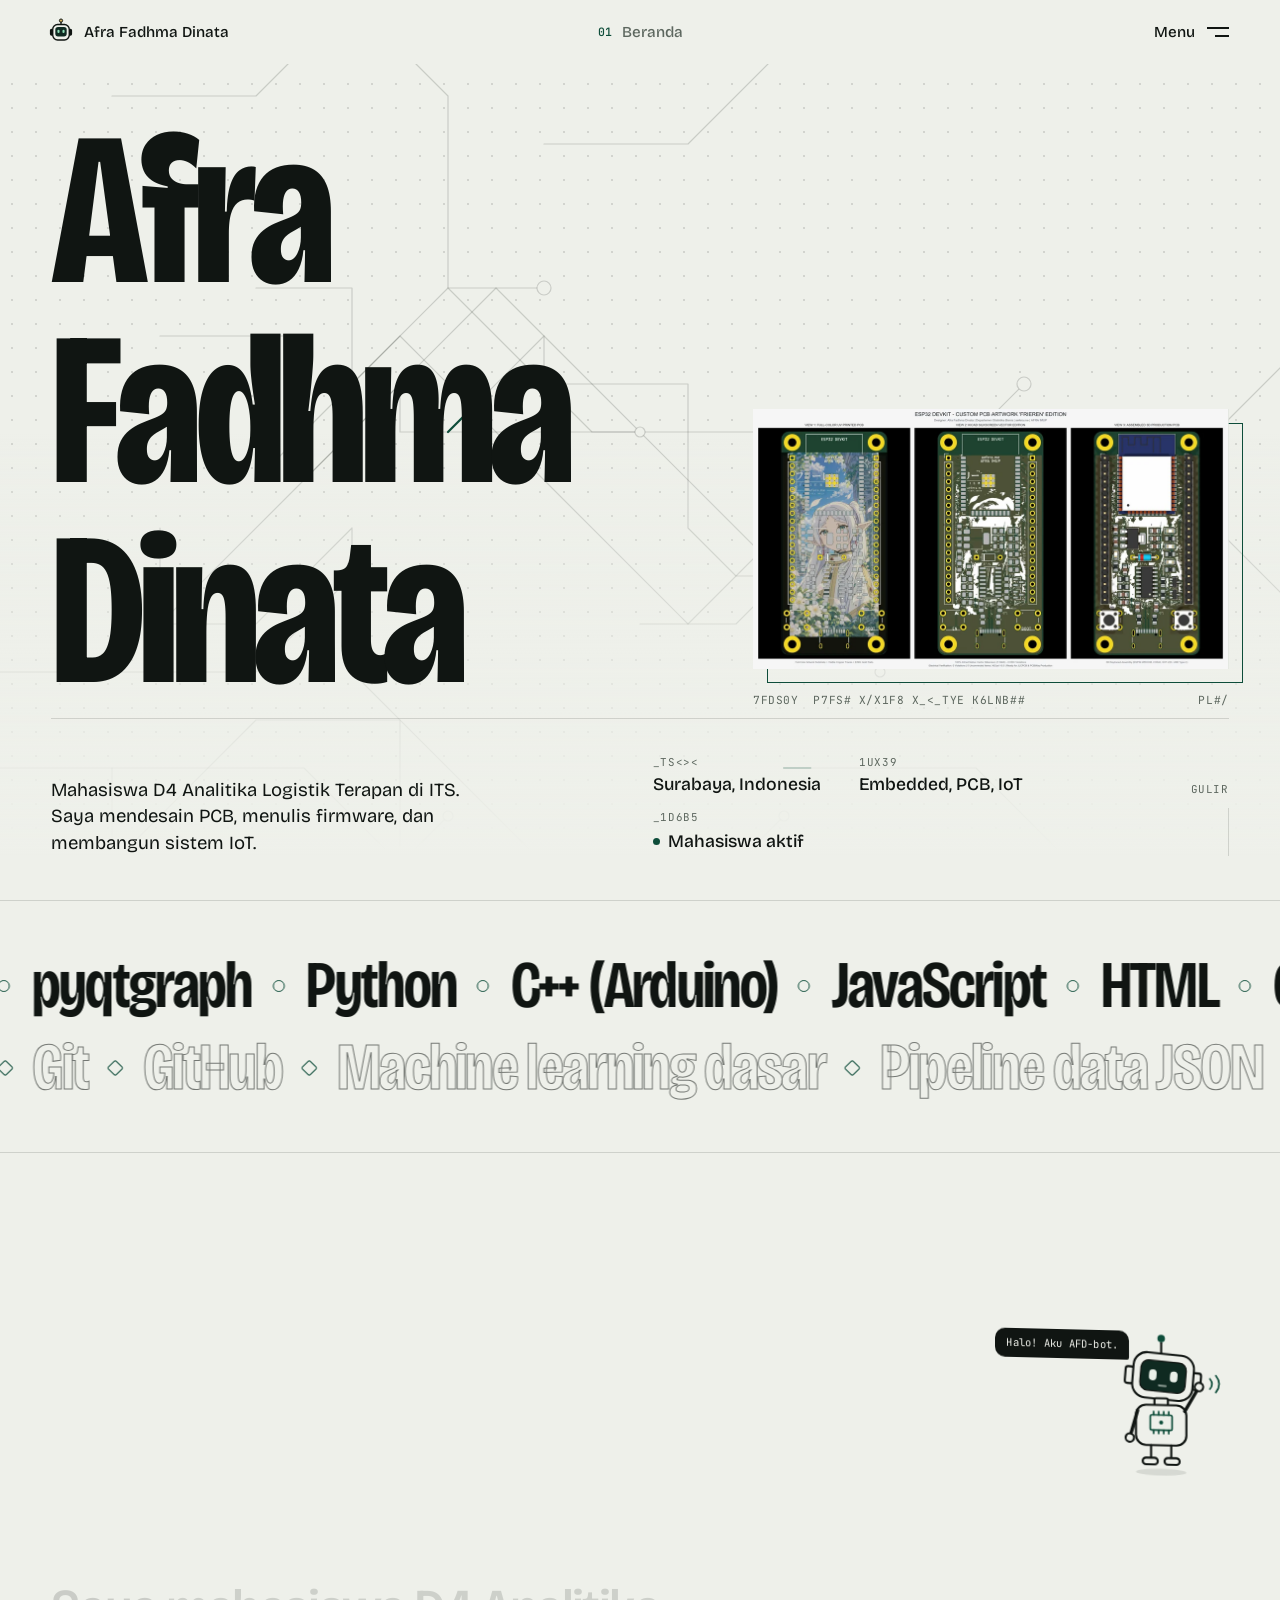
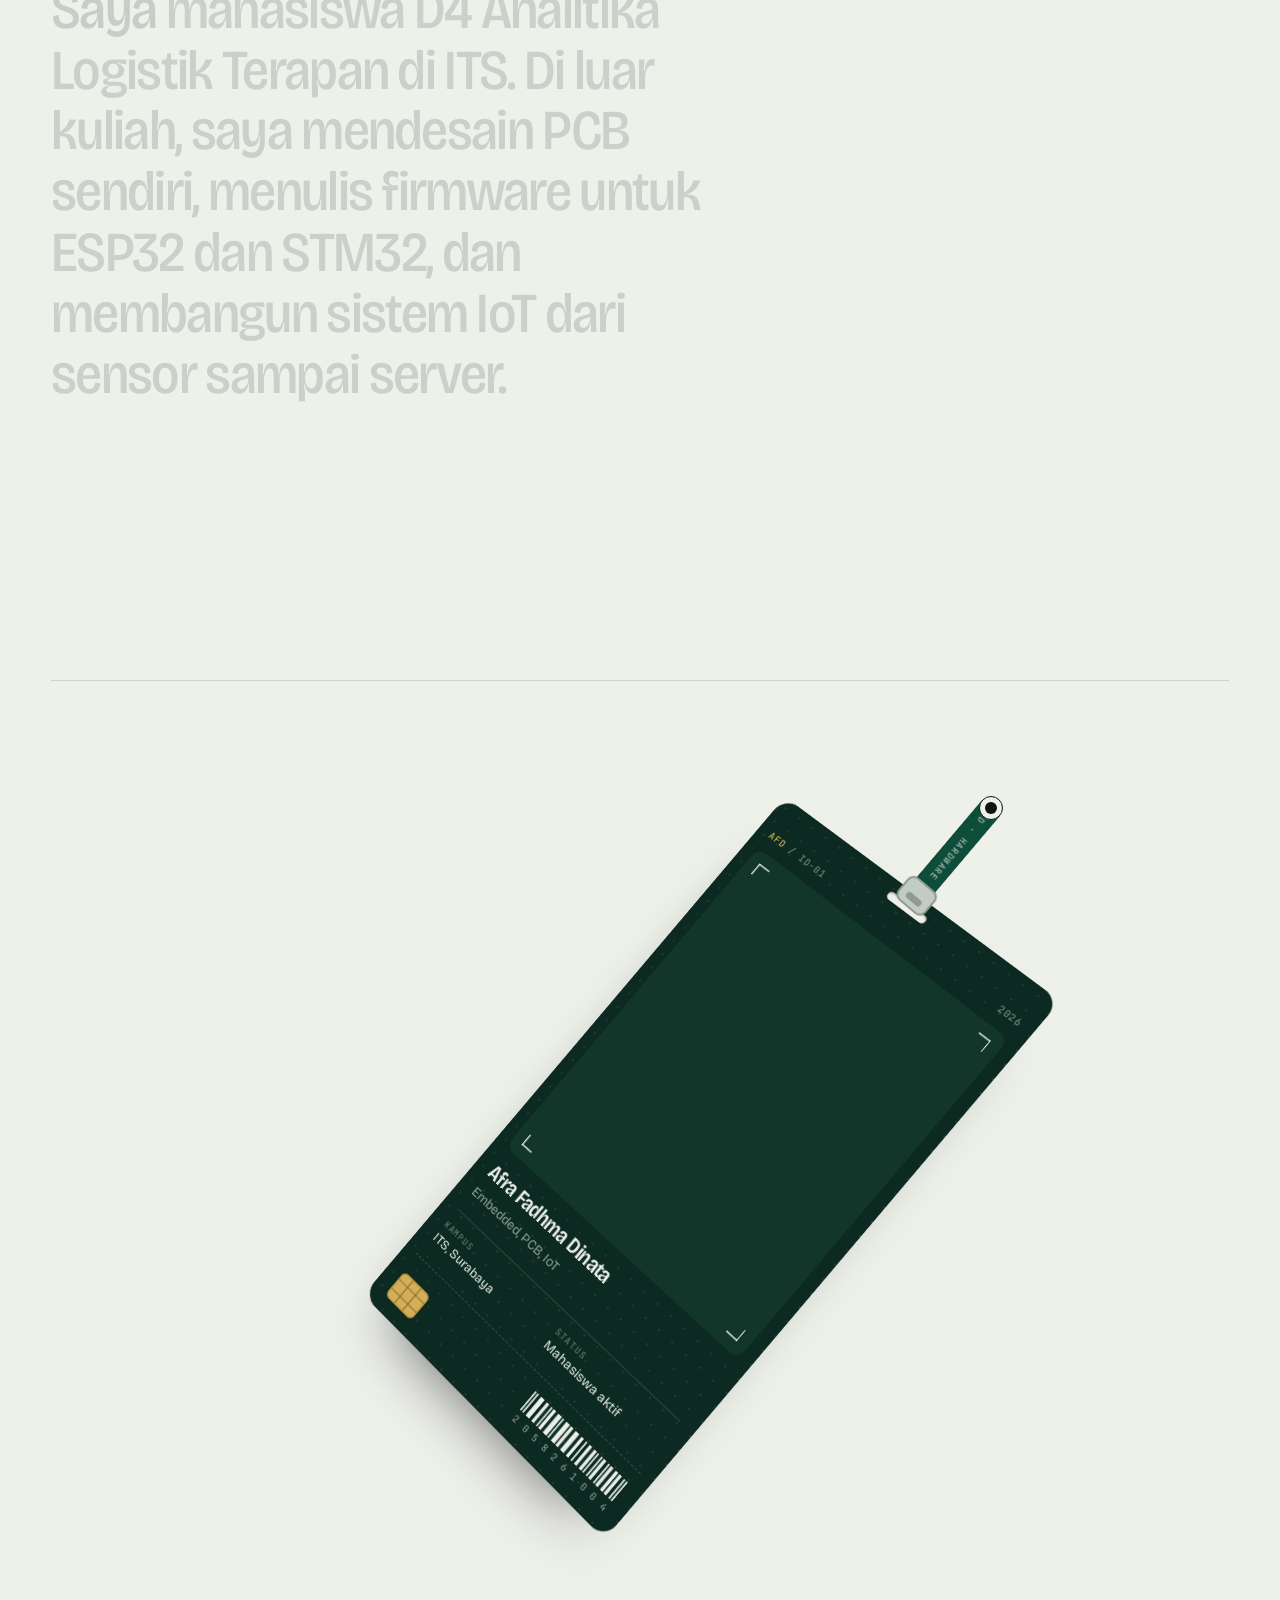
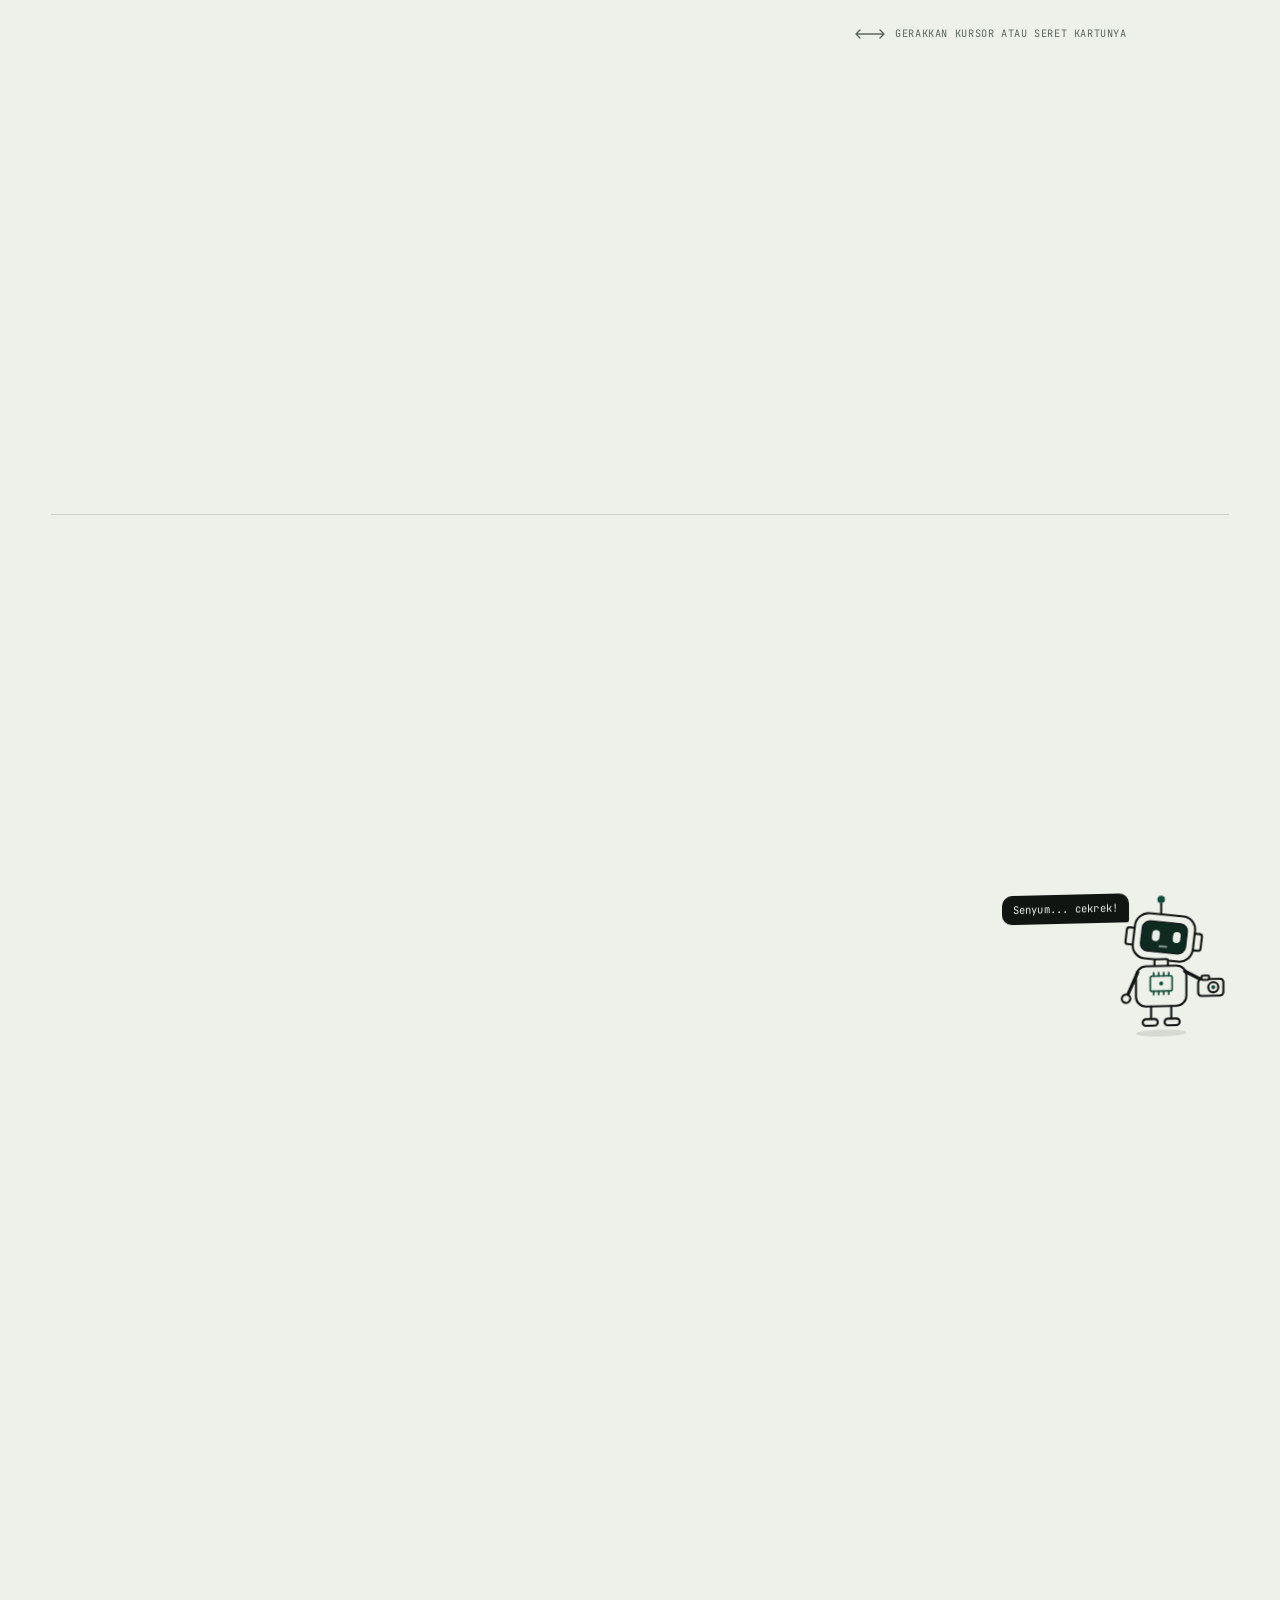
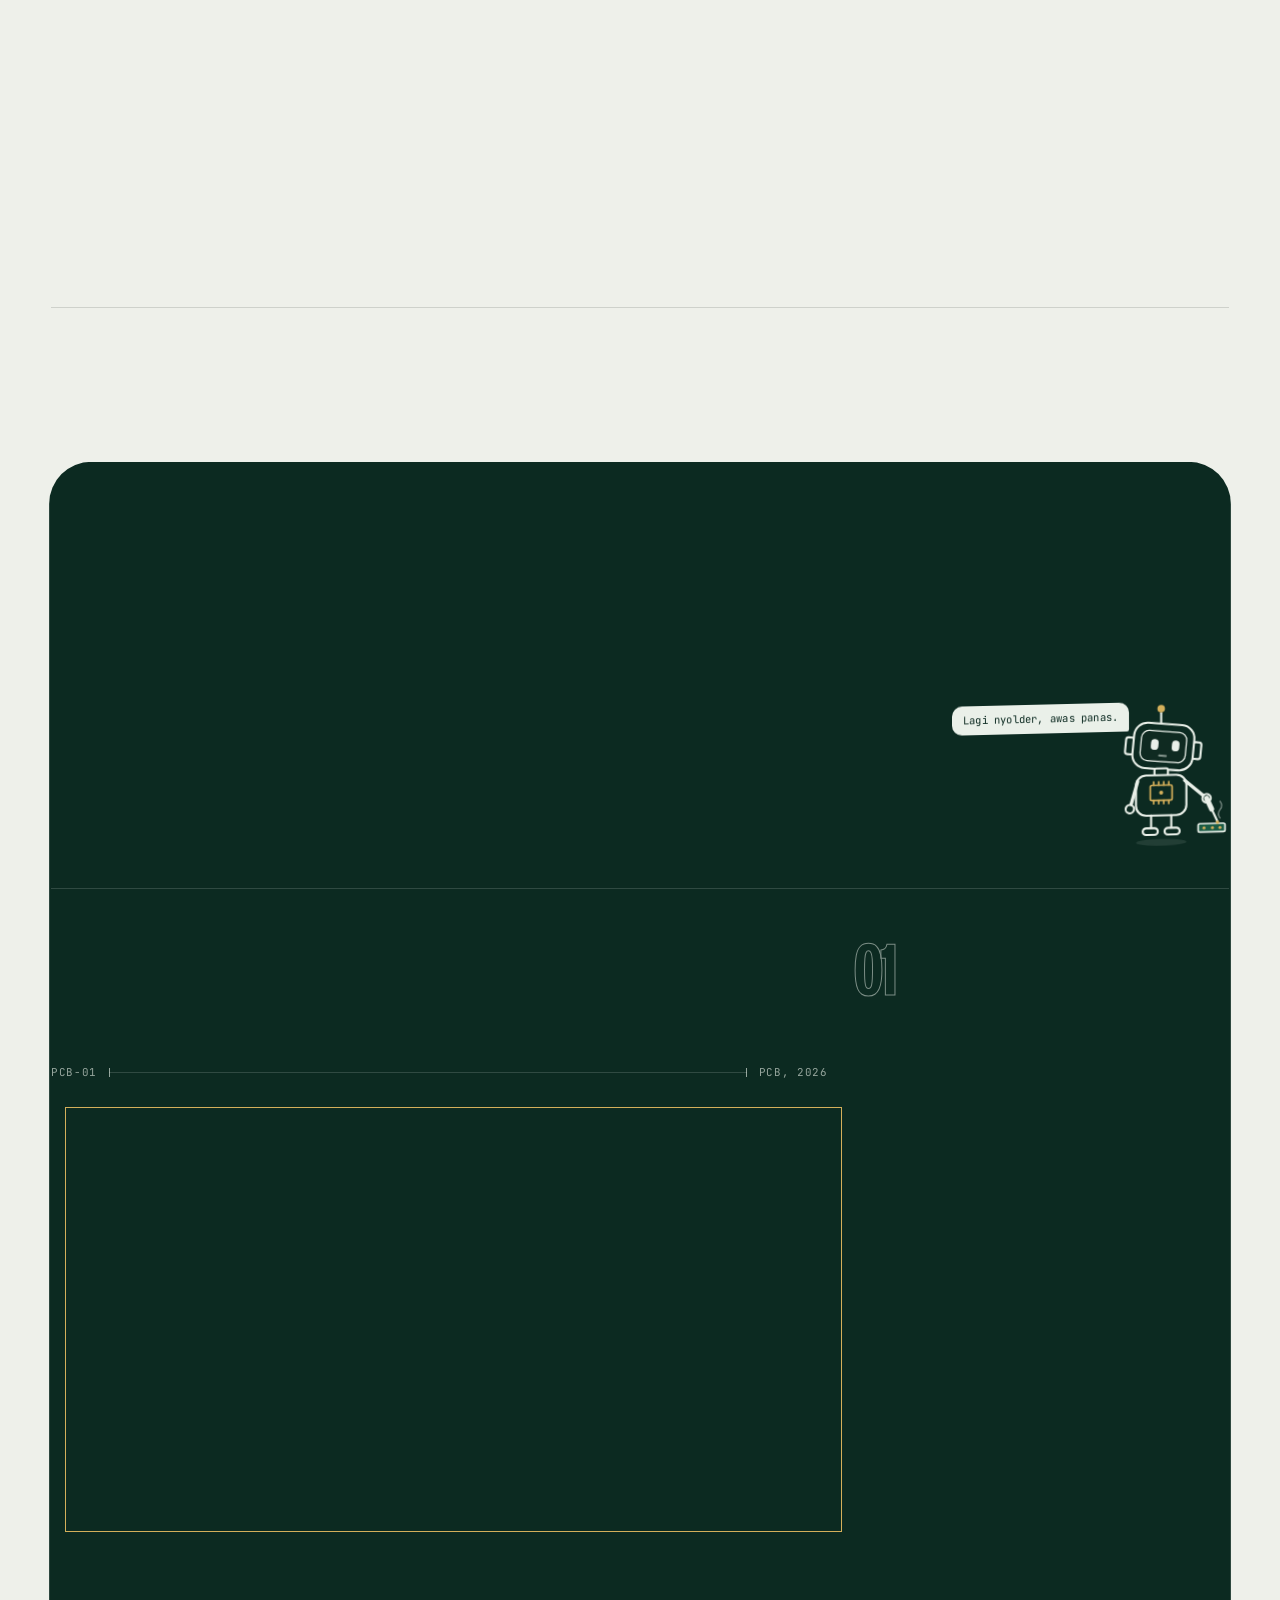
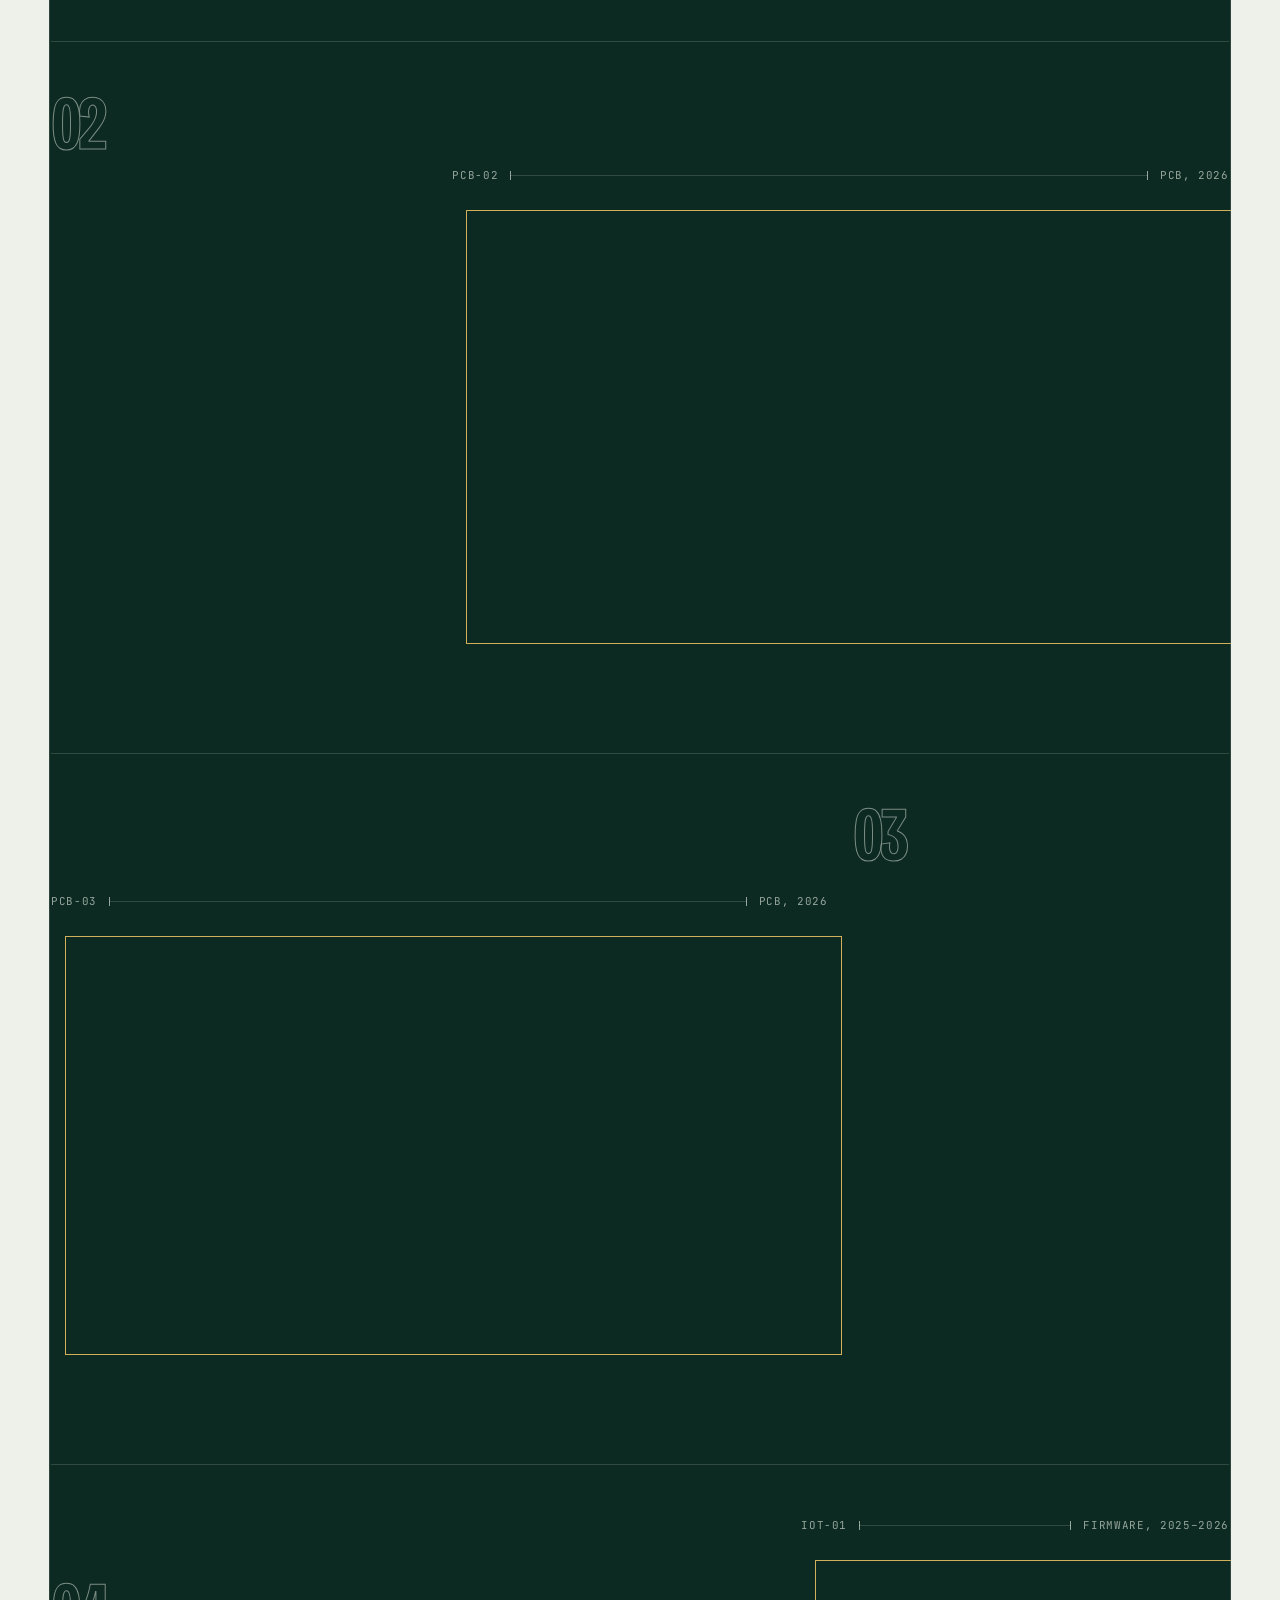
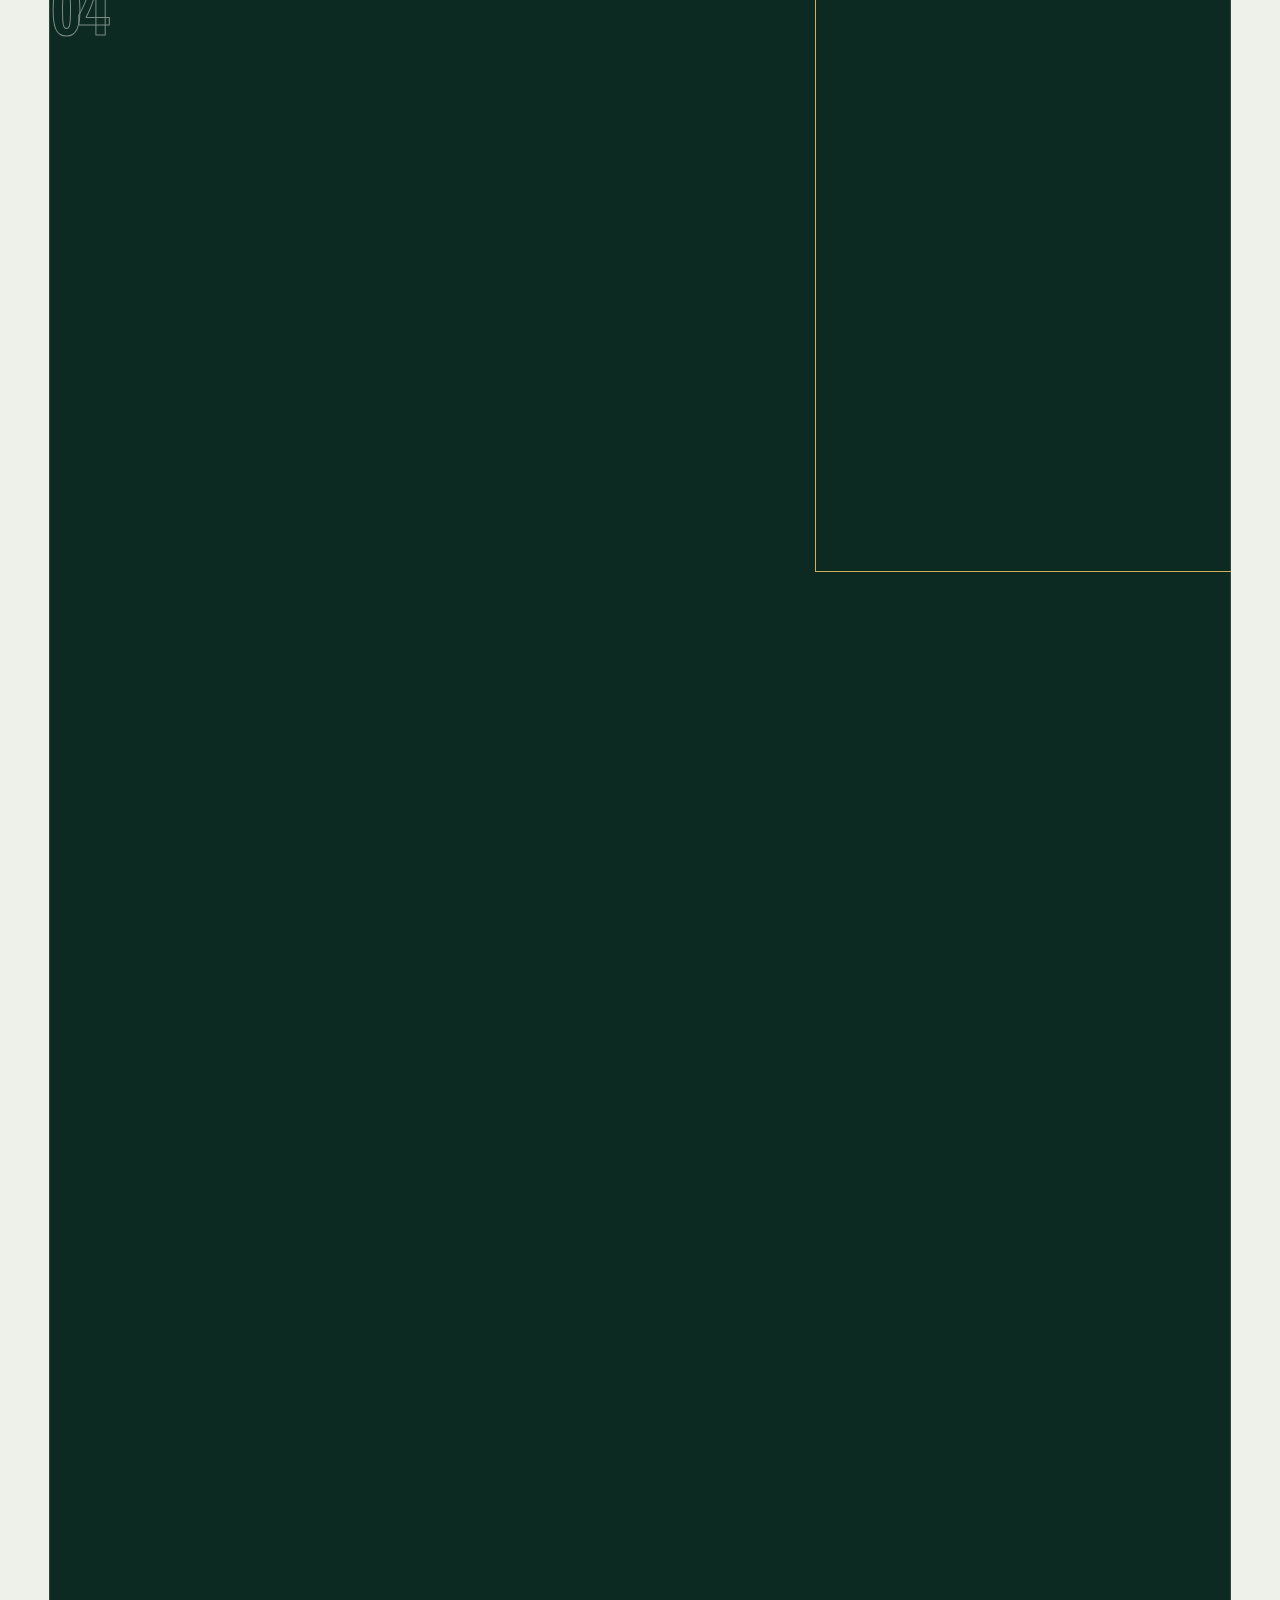
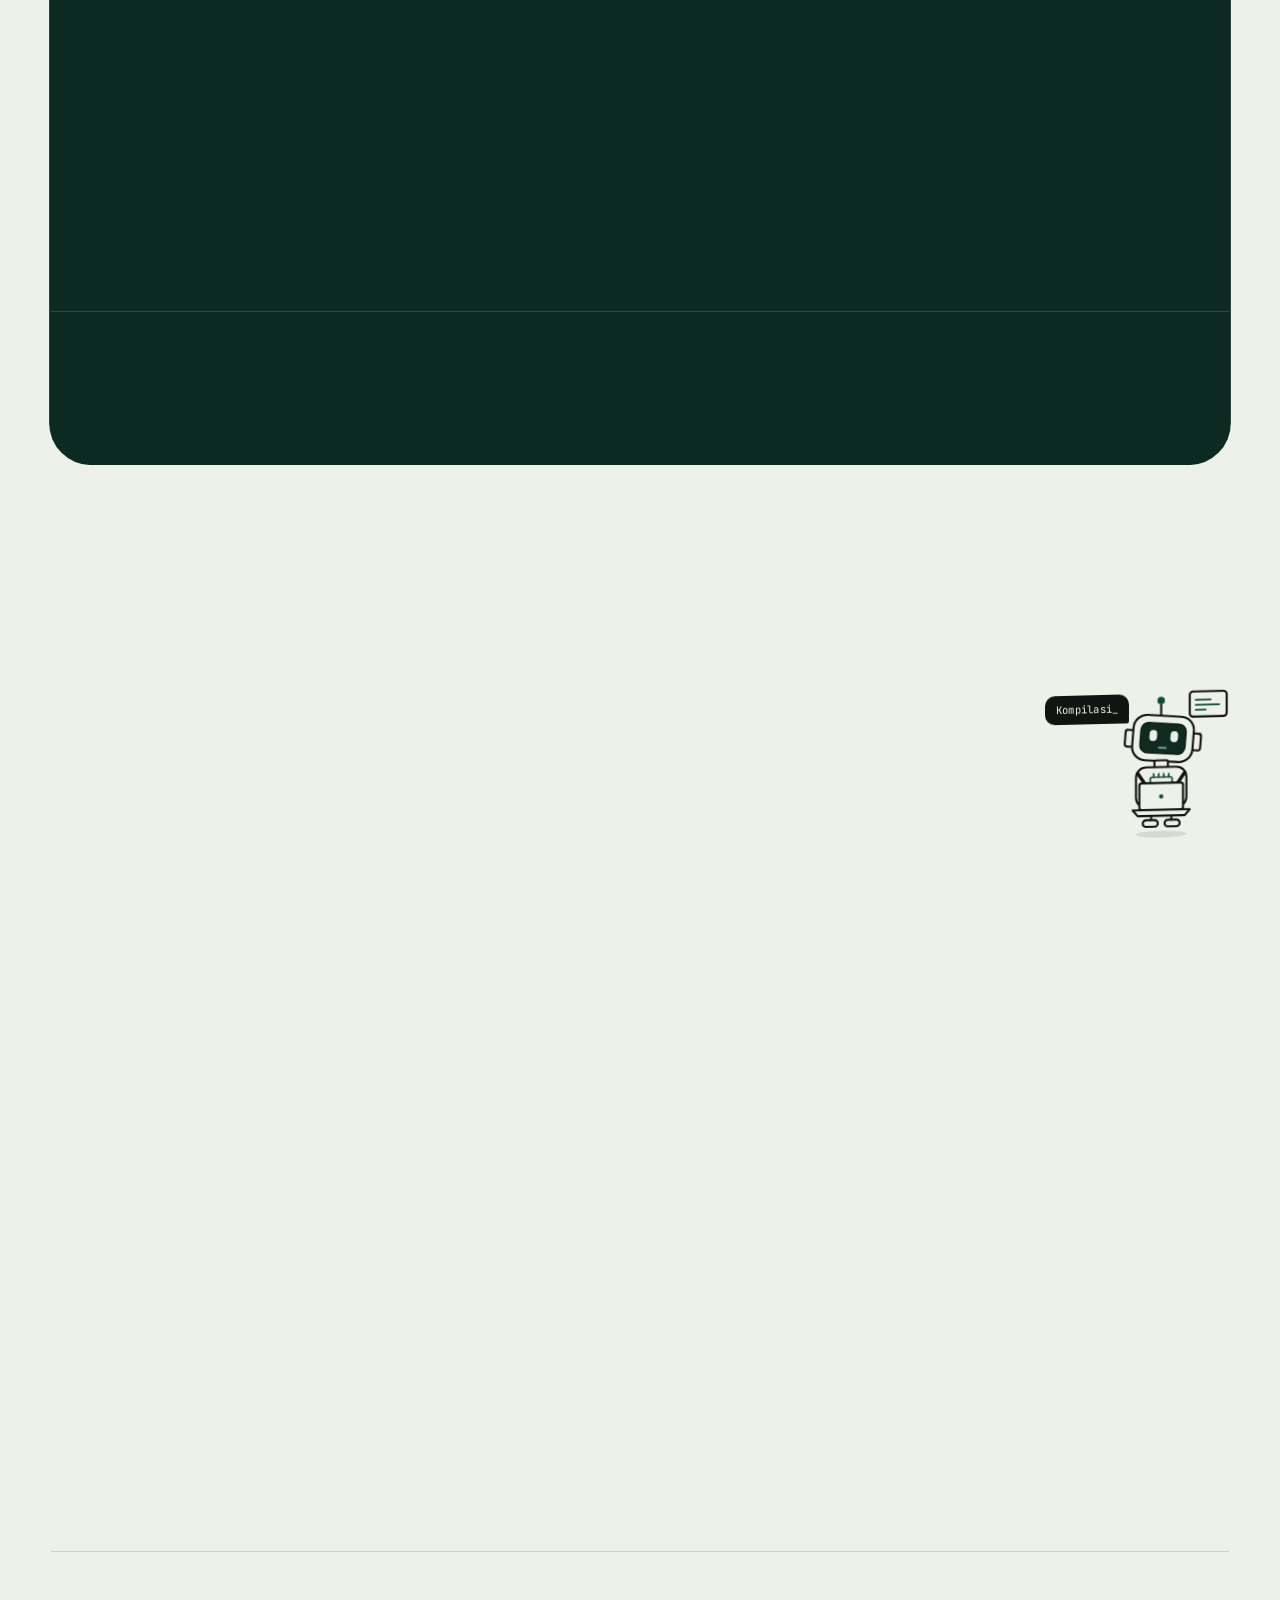
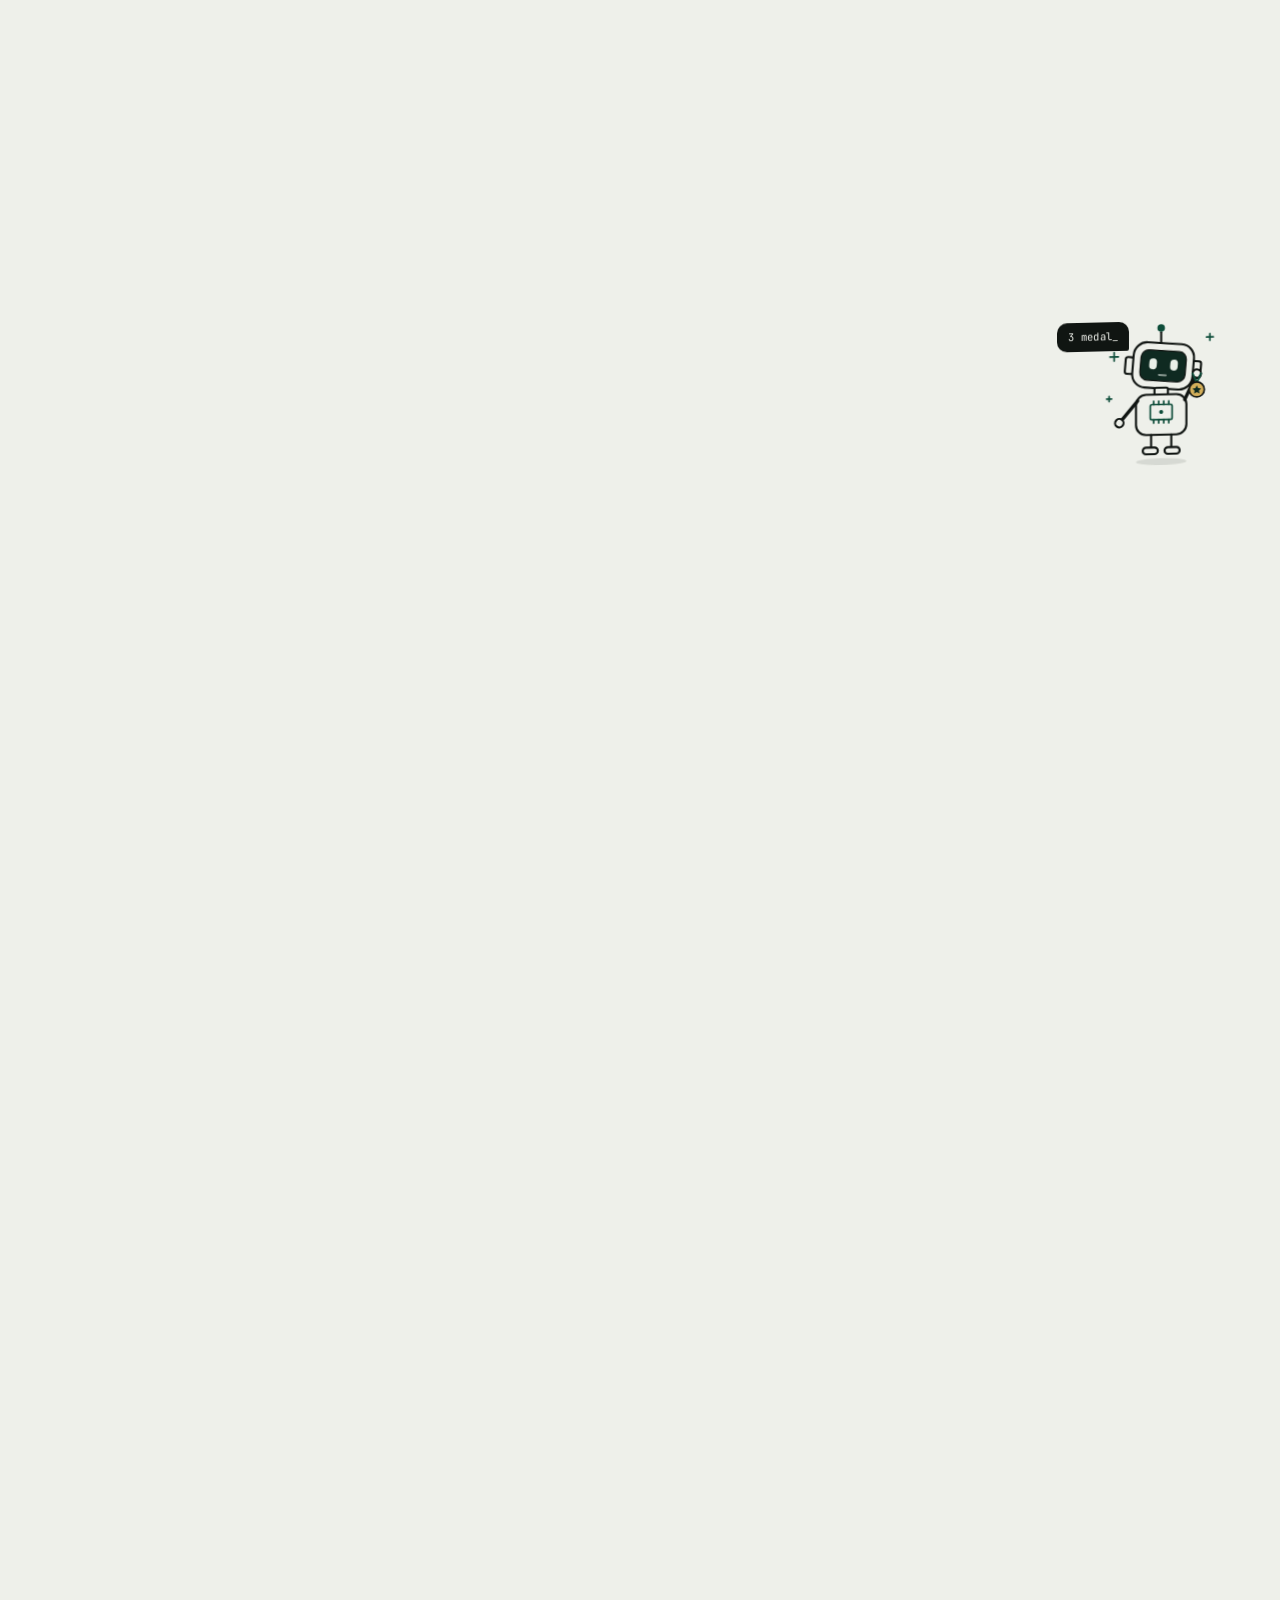
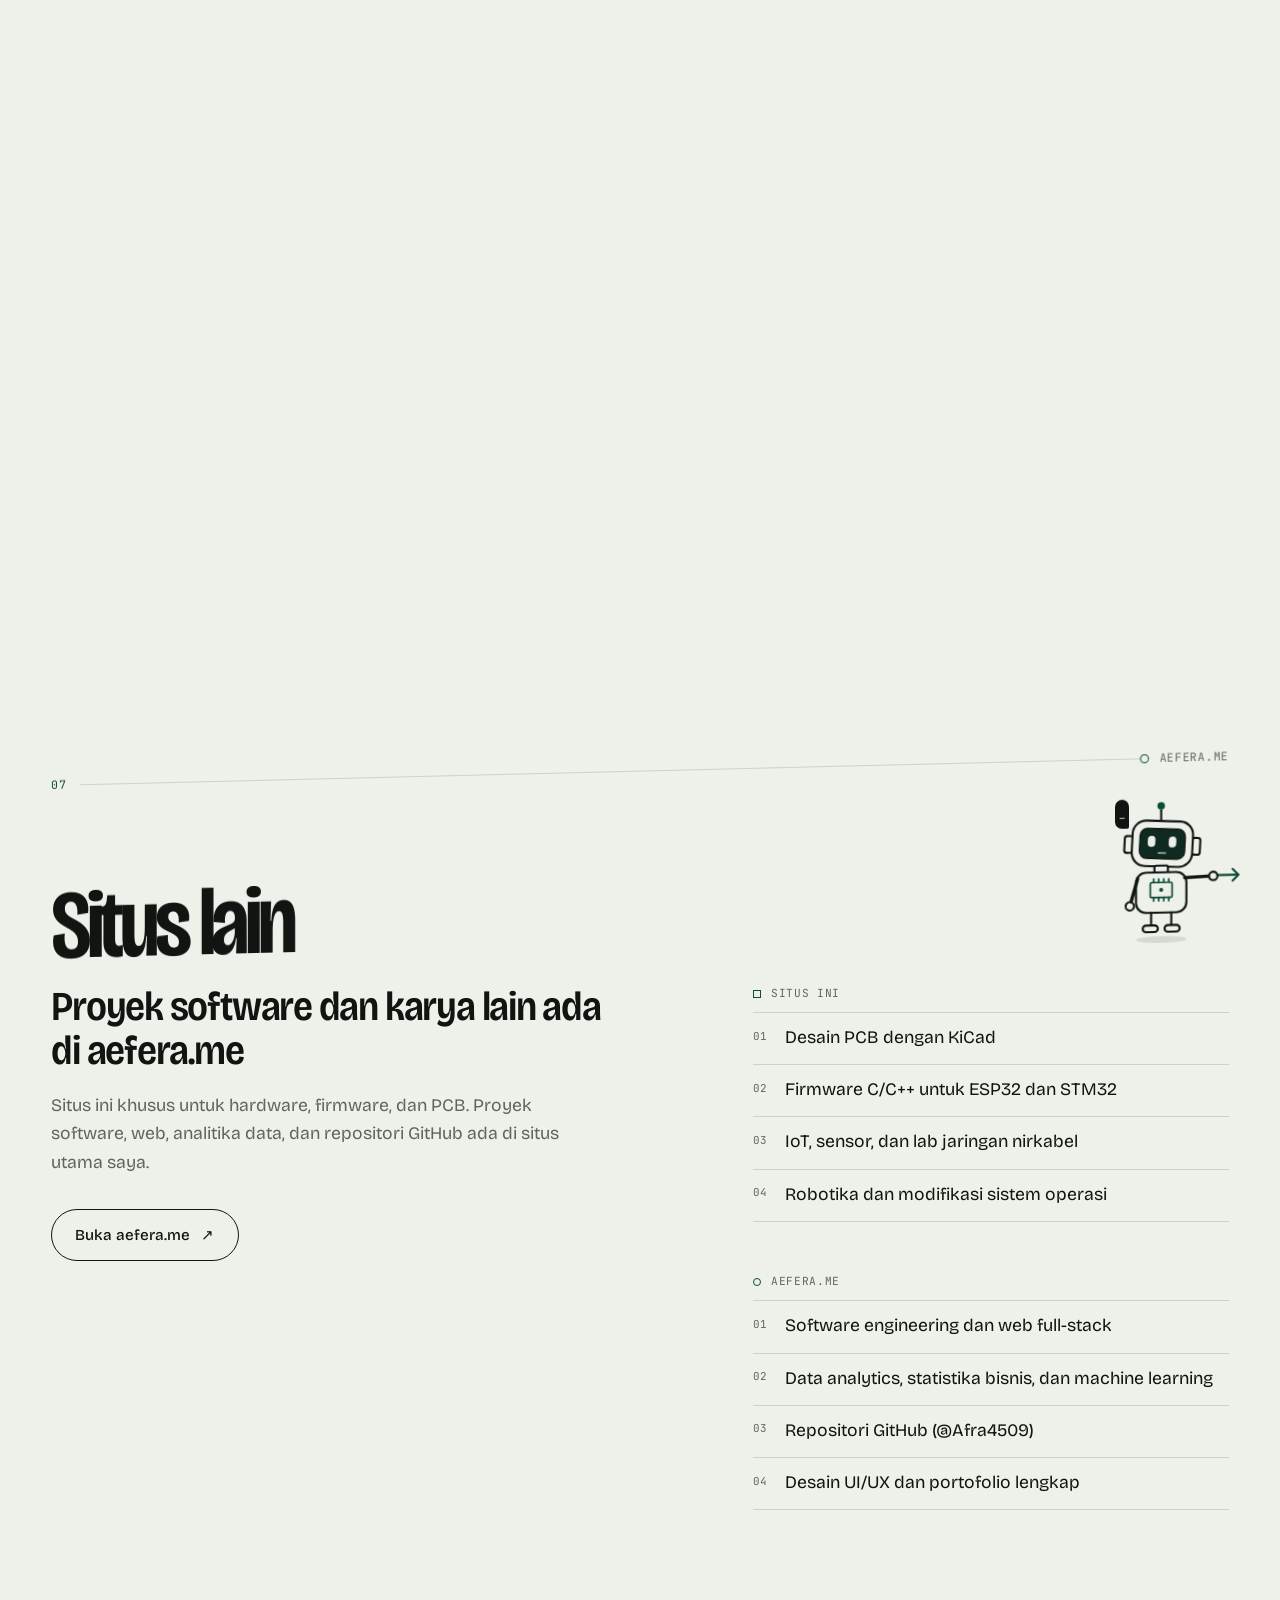
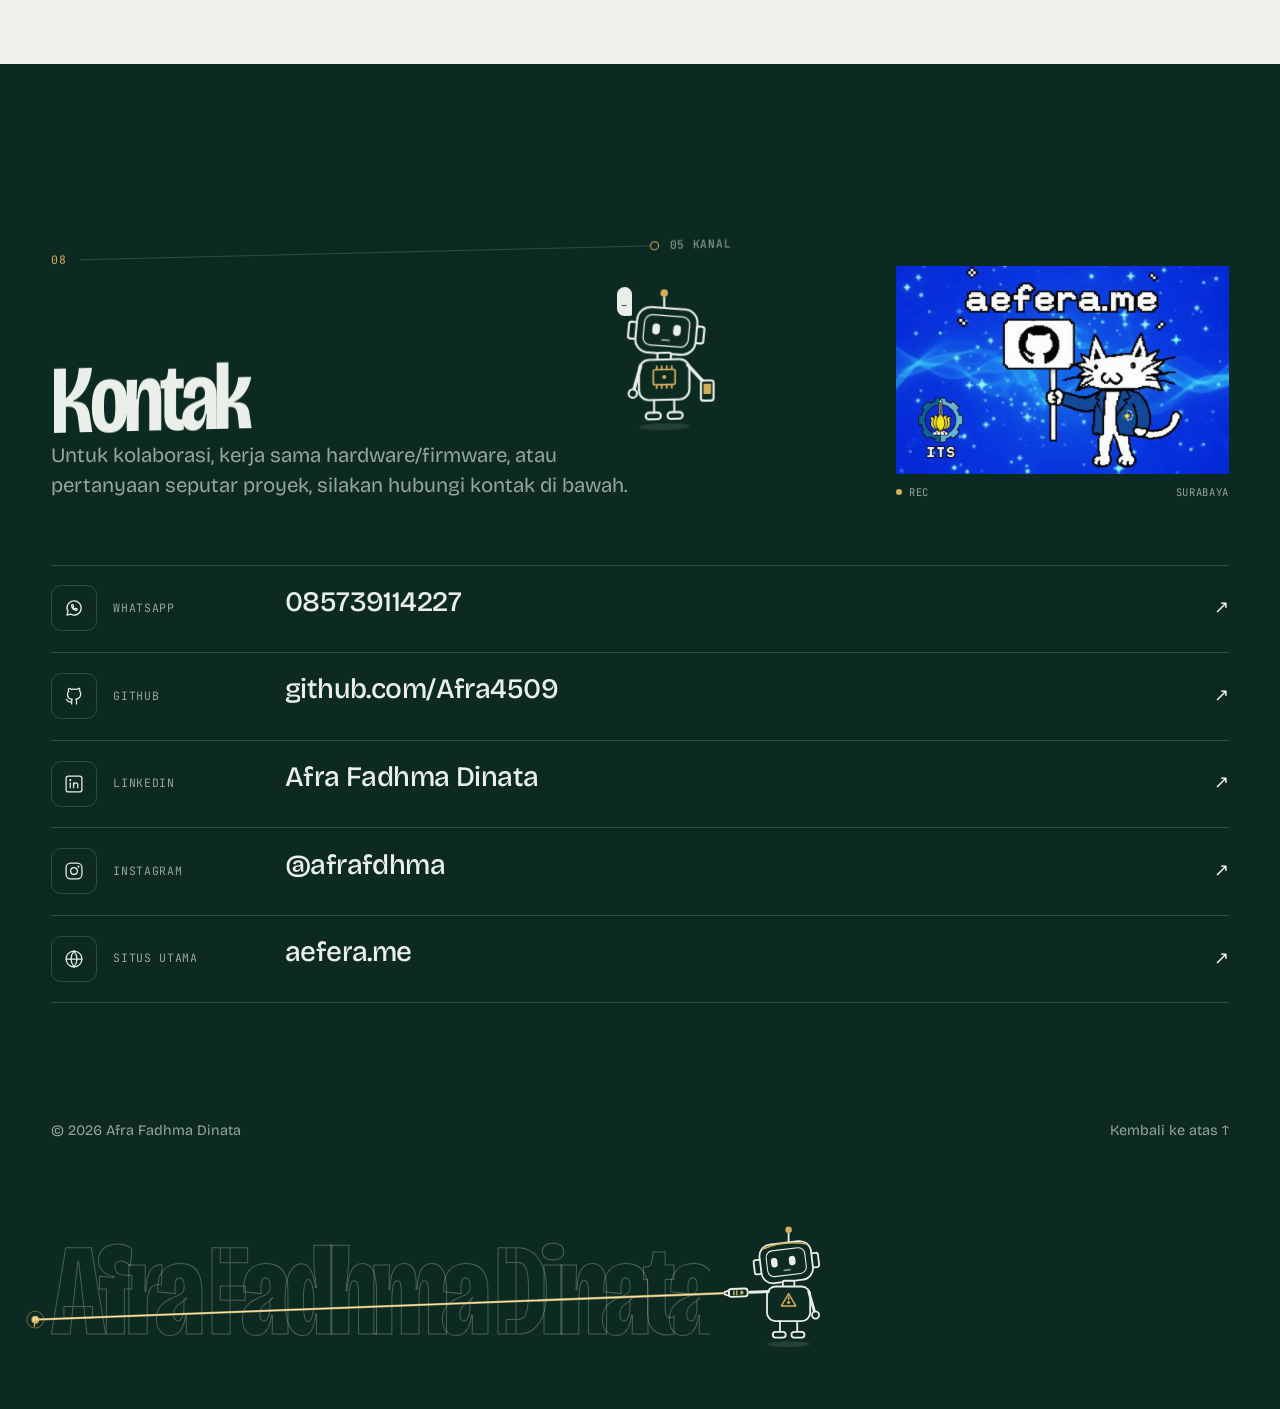
<file: index.html>
<!DOCTYPE html>
<html lang="id" class="is-loading">

<head>
  <meta charset="UTF-8" />
  <title>Afra Fadhma Dinata | Hardware, firmware, dan PCB</title>
  <meta name="viewport" content="width=device-width, initial-scale=1, viewport-fit=cover" />
  <meta name="description"
    content="Portofolio hardware Afra Fadhma Dinata: desain PCB, firmware ESP32 dan STM32, serta proyek IoT." />
  <meta name="theme-color" content="#0C2A21" />

  <link rel="preconnect" href="https://fonts.googleapis.com" />
  <link rel="preconnect" href="https://fonts.gstatic.com" crossorigin />
  <link
    href="https://fonts.googleapis.com/css2?family=Bricolage+Grotesque:opsz,wdth,wght@12..96,75..100,200..800&family=JetBrains+Mono:wght@400;500&display=swap"
    rel="stylesheet" />

  <link rel="stylesheet" href="css/style.css?v=45" />

  <noscript>
    <style>
      #loader {
        display: none !important;
      }

      html.is-loading,
      body.is-loading {
        overflow: auto !important;
      }

      .media {
        clip-path: none !important;
      }

      .media-in,
      .c,
      .ch,
      .mi-in {
        transform: none !important;
        opacity: 1 !important;
      }

      .rise,
      .row,
      .part-in,
      .sec-meta,
      .stat {
        opacity: 1 !important;
        transform: none !important;
      }

      .sw {
        opacity: 1 !important;
      }
    </style>
  </noscript>
</head>

<body data-bg="light" class="is-loading">

  <div id="loader" aria-hidden="true">
    <div class="ld-grid"></div>

    <svg class="ld-map" id="ldMap">
      <path class="ld-route" id="ldRoute" />
      <path class="ld-done" id="ldDone" />
      <g id="ldPads"></g>
    </svg>

    <div class="ld-shadow" id="ldShadow"></div>

    <div class="drone" id="drone">
      <svg viewBox="0 0 240 150" fill="none">
        <g stroke="#EAF0E9" stroke-opacity=".45" stroke-width="3" stroke-linecap="round">
          <path d="M112 54L74 36M128 54L166 36" />
        </g>
        <g opacity=".5">
          <g transform="translate(74 30)">
            <rect x="-3.5" y="0" width="7" height="8" rx="1.5" fill="#EAF0E9" />
            <ellipse class="blur" rx="30" ry="3.4" cy="-1" fill="#EAF0E9" />
            <ellipse class="blade" rx="28" ry="2.2" cy="-1" fill="#EAF0E9" />
          </g>
          <g transform="translate(166 30)">
            <rect x="-3.5" y="0" width="7" height="8" rx="1.5" fill="#EAF0E9" />
            <ellipse class="blur" rx="30" ry="3.4" cy="-1" fill="#EAF0E9" />
            <ellipse class="blade b2" rx="28" ry="2.2" cy="-1" fill="#EAF0E9" />
          </g>
        </g>

        <g id="payload">
          <path d="M120 74V104" stroke="#EAF0E9" stroke-width="1.5" />
          <path d="M120 104L104 112M120 104L136 112" stroke="#EAF0E9" stroke-width="1.2" />
          <rect x="98" y="111" width="44" height="22" rx="2" fill="#1B5C45" stroke="#EAF0E9" stroke-width="1.5" />
          <rect x="112" y="116" width="16" height="12" rx="1" fill="#0C2A21" />
          <circle cx="104" cy="117" r="1.8" fill="#D4AF5A" />
          <circle cx="104" cy="127" r="1.8" fill="#D4AF5A" />
          <circle cx="136" cy="117" r="1.8" fill="#D4AF5A" />
          <circle cx="136" cy="127" r="1.8" fill="#D4AF5A" />
          <path d="M112 119h-4M112 122h-4M112 125h-4M128 119h4M128 122h4M128 125h4" stroke="#D4AF5A" stroke-width="1" />
        </g>

        <g stroke="#EAF0E9" stroke-width="3.5" stroke-linecap="round">
          <path d="M104 58L48 44M136 58L192 44" />
          <path d="M106 70L98 86M134 70L142 86M88 86h20M132 86h20" stroke-width="3" />
        </g>
        <g transform="translate(48 38)">
          <rect x="-5" y="0" width="10" height="11" rx="2" fill="#EAF0E9" />
          <ellipse class="blur" rx="32" ry="3.6" cy="-1" fill="#EAF0E9" />
          <ellipse class="blade" rx="30" ry="2.4" cy="-1" fill="#EAF0E9" />
          <circle class="led" cy="8" r="2" fill="#D4AF5A" />
        </g>
        <g transform="translate(192 38)">
          <rect x="-5" y="0" width="10" height="11" rx="2" fill="#EAF0E9" />
          <ellipse class="blur" rx="32" ry="3.6" cy="-1" fill="#EAF0E9" />
          <ellipse class="blade b2" rx="30" ry="2.4" cy="-1" fill="#EAF0E9" />
          <circle class="led l2" cy="8" r="2" fill="#D4AF5A" />
        </g>

        <rect x="96" y="50" width="48" height="24" rx="9" fill="#EAF0E9" />
        <rect x="106" y="44" width="28" height="9" rx="4" fill="#EAF0E9" />
        <rect x="104" y="57" width="32" height="4" rx="2" fill="#123629" />
        <circle cx="140" cy="66" r="2.6" fill="#123629" />
      </svg>
    </div>

    <div class="ld-top">
      <div class="ld-tag">
        <span class="ld-id">AFD/01</span>
        <span class="ld-stage" id="ldStage">Memeriksa baterai</span>
      </div>
      <dl class="ld-tele">
        <div>
          <dt>ALT</dt>
          <dd id="tAlt">000.0</dd>
        </div>
        <div>
          <dt>SPD</dt>
          <dd id="tSpd">00.0</dd>
        </div>
        <div>
          <dt>HDG</dt>
          <dd id="tHdg">000°</dd>
        </div>
        <div>
          <dt>WP</dt>
          <dd id="tWp">0/6</dd>
        </div>
      </dl>
    </div>

    <div class="ld-foot">
      <div class="ld-name">
        <span>Afra Fadhma Dinata</span>
        <span class="ld-sub">Hardware, firmware, PCB</span>
      </div>
      <span class="loader-num"><span id="loaderNum">0</span><i>%</i></span>
    </div>
  </div>

  <div class="progress" id="progress" aria-hidden="true"></div>

  <header class="header" id="header">
    <a href="#beranda" class="brand" data-nav>
      <span class="brand-mark" aria-hidden="true">
        <svg class="bm-svg" viewBox="0 0 32 32" fill="none">
          <g class="bm-rig">
            <g class="bm-ant">
              <path class="bm-l" d="M16 8V4" />
              <circle class="bm-led" cx="16" cy="3.2" r="2" />
            </g>
            <rect class="bm-ear" x="3.2" y="14" width="3" height="7" rx="1.2" />
            <rect class="bm-ear" x="25.8" y="14" width="3" height="7" rx="1.2" />
            <rect class="bm-head" x="5.8" y="8" width="20.4" height="19" rx="6" />
            <rect class="bm-screen" x="9" y="11.2" width="14" height="11.6" rx="3.4" />
            <g class="bm-eyes">
              <rect class="bm-eye" x="11.6" y="14.4" width="2.6" height="4" rx="1.3" />
              <rect class="bm-eye" x="17.8" y="14.4" width="2.6" height="4" rx="1.3" />
              <path class="bm-happy" d="M11.4 17.4q1.5-2.2 3 0M17.6 17.4q1.5-2.2 3 0" />
            </g>
          </g>
        </svg>
      </span>
      <span>Afra Fadhma Dinata</span>
    </a>
    <span class="hd-label" aria-hidden="true">
      <span class="hd-no" id="hdNo">01</span>
      <span class="hd-text" id="hdLabel">Beranda</span>
    </span>
    <button class="menu-btn" id="menuBtn" aria-expanded="false" aria-controls="menu">
      <span class="menu-btn-text" id="menuBtnText">Menu</span>
      <span class="menu-btn-icon" aria-hidden="true"><i></i><i></i></span>
    </button>
  </header>

  <div class="menu" id="menu" aria-hidden="true" inert>
    <nav aria-label="Navigasi utama">
      <ul class="menu-list" id="menuList"></ul>
    </nav>
    <div class="menu-foot">
      <span>Surabaya, Indonesia</span>
      <a href="https://aefera.me" target="_blank" rel="noopener" class="link">aefera.me ↗</a>
    </div>
  </div>

  <main id="main">

    <section id="beranda" class="hero" data-bg="light" data-label="Beranda">
      <div class="hero-bg" id="heroBg" aria-hidden="true"></div>
      <div class="container hero-grid">
        <h1 class="hero-name" id="heroName"></h1>
        <div class="hero-figure" id="heroFigure"></div>
        <div class="hero-foot">
          <p class="hero-role rise" id="heroRole"></p>
          <dl class="hero-meta rise" id="heroMeta" style="--d:.1s"></dl>
          <a href="#tentang" class="cue rise" data-nav style="--d:.2s" aria-label="Gulir ke bawah">
            <span>Gulir</span><i></i>
          </a>
        </div>
      </div>
    </section>

    <div class="marquee" id="marquee" aria-hidden="true"></div>

    <section id="tentang" class="section" data-bg="light" data-label="Tentang">
      <div class="container">
        <div class="section-head">
          <h2 class="h2" data-split>Tentang</h2>
        </div>
        <p class="statement" id="statement"></p>

        <dl class="stats" id="stats"></dl>

        <div class="about-grid">
          <div class="about-text">
            <div id="aboutParas"></div>
            <dl class="facts" id="facts"></dl>
          </div>
          <div class="portrait" id="portrait"></div>
        </div>

        <div class="subsection">
          <h3 class="h3" data-split>Pendidikan</h3>
          <ul class="rows" id="eduList"></ul>
        </div>
      </div>
    </section>

    <section id="pengalaman" class="section" data-bg="light" data-label="Pengalaman">
      <div class="container">
        <div class="section-head">
          <h2 class="h2" data-split>Pengalaman</h2>
        </div>
        <ul class="rows" id="orgList"></ul>
      </div>
    </section>

    <section id="proyek" class="section" data-bg="dark" data-label="Proyek">
      <div class="container">
        <div class="section-head">
          <h2 class="h2" data-split>Proyek</h2>
        </div>
        <div id="featured" class="featured"></div>

        <div class="subsection index-wrap">
          <div class="index-head">
            <h3 class="h3" data-split>Semua proyek</h3>
            <div class="tabs rise" id="tabs" role="group" aria-label="Filter proyek"></div>
          </div>
          <div class="index-hint rise" id="indexHint" role="note">
            <span class="hint-demo" aria-hidden="true">
              <i class="hd-row"></i><i class="hd-row"></i><i class="hd-row"></i>
              <i class="hd-card"></i>
              <i class="hd-ring"></i>
              <svg class="hd-cursor" viewBox="0 0 16 16">
                <path d="M2 1.5l11.5 6.2-5 1.4-2.3 4.8z" />
              </svg>
            </span>
            <span class="hint-text">
              <span class="hint-title"><span class="hint-tag">Tip</span><span class="hint-title-text">Arahkan kursor ke
                  proyek untuk melihat gambar</span></span>
              <span class="hint-sub">Pratinjau muncul mengikuti kursor. Klik proyek untuk membuka detail
                lengkapnya.</span>
            </span>
            <span class="hint-keys"
              aria-hidden="true"><kbd>Klik</kbd><span>Detail</span><kbd>Esc</kbd><span>Tutup</span></span>
          </div>
          <ul class="rows index-rows" id="indexList" data-cursor-hide></ul>
        </div>
      </div>
    </section>

    <section id="keahlian" class="section" data-bg="light" data-label="Keahlian">
      <div class="container">
        <div class="section-head">
          <h2 class="h2" data-split>Keahlian</h2>
        </div>
        <ul class="rows" id="skillList"></ul>
      </div>
    </section>

    <section id="sertifikat" class="section" data-bg="light" data-label="Sertifikat">
      <div class="container">
        <div class="section-head">
          <h2 class="h2" data-split>Sertifikat</h2>
        </div>
        <div class="cert-cols" id="certCols"></div>
      </div>
    </section>

    <section id="situs" class="section" data-bg="light" data-label="Situs lain">
      <div class="container">
        <div class="section-head">
          <h2 class="h2" data-split>Situs lain</h2>
        </div>
        <div class="portal" id="portal"></div>
      </div>
    </section>

    <section id="kontak" class="section contact" data-bg="dark" data-label="Kontak">
      <div class="container">
        <div class="contact-top">
          <div class="contact-head-left">
            <div class="section-head">
              <h2 class="h2" data-split>Kontak</h2>
            </div>
            <p class="contact-lead rise">Untuk kolaborasi, kerja sama hardware/firmware, atau pertanyaan seputar proyek,
              silakan hubungi kontak di bawah.</p>
          </div>
          <figure class="contact-video rise" style="--d:.15s">
            <div class="contact-video-frame">
              <video poster="video/video-poster.webp" loop muted playsinline disablePictureInPicture preload="none">
                <source src="video/video-web.mp4" type="video/mp4" />
                <source src="video/video.mp4" type="video/mp4" />
              </video>
            </div>
            <figcaption><span>REC</span><span>Surabaya</span></figcaption>
          </figure>
        </div>

        <ul class="rows contact-rows" id="contactList"></ul>

        <div class="site-foot">
          <span id="footCopy"></span>
          <a href="#beranda" class="link" data-nav>Kembali ke atas ↑</a>
        </div>
      </div>
    </section>

  </main>

  <div class="peek" id="peek" aria-hidden="true">
    <div class="peek-in"><img alt="" /></div>
    <span class="peek-tag" id="peekTag"></span>
  </div>

  <div class="viewer" id="viewer" role="dialog" aria-modal="true" aria-hidden="true" aria-labelledby="viewerTitle"
    inert>
    <div class="viewer-backdrop" data-close></div>
    <div class="viewer-panel">
      <div class="viewer-media"><img id="viewerImg" alt="" /></div>
      <div class="viewer-side">
        <button class="viewer-close" id="viewerClose" type="button">Tutup <span aria-hidden="true">✕</span></button>
        <div class="viewer-info" id="viewerInfo"></div>
        <div class="viewer-nav">
          <button type="button" id="viewerPrev">← Sebelumnya</button>
          <span id="viewerCount"></span>
          <button type="button" id="viewerNext">Berikutnya →</button>
        </div>
      </div>
    </div>
  </div>

  <script>
    setTimeout(function () {
      var b = document.body;
      if (!b || b.classList.contains('is-ready')) return;
      var l = document.getElementById('loader');
      if (l) l.remove();
      document.documentElement.classList.remove('is-loading');
      b.classList.remove('is-loading');
      b.classList.add('is-ready');
      var st = document.createElement('style');
      st.textContent = 'html,body{overflow:auto!important}.media{clip-path:none!important}.media-in,.c,.ch,.mi-in,.rise,.row,.part-in,.sec-meta,.stat,.sw{transform:none!important;opacity:1!important}';
      document.head.appendChild(st);
    }, 10000);
  </script>
  <script src="js/data.js?v=45"></script>
  <script src="js/main.js?v=45"></script>
</body>

</html>
</file>
<file: css/style.css>
@property --bg {
  syntax: '<color>';
  inherits: true;
  initial-value: #EEF0EA;
}

@property --fg {
  syntax: '<color>';
  inherits: true;
  initial-value: #101512;
}

@property --muted {
  syntax: '<color>';
  inherits: true;
  initial-value: #5D675F;
}

@property --line {
  syntax: '<color>';
  inherits: true;
  initial-value: rgba(16, 21, 18, 0.14);
}

@property --accent {
  syntax: '<color>';
  inherits: true;
  initial-value: #0E4D3A;
}

@property --panel {
  syntax: '<color>';
  inherits: true;
  initial-value: #E2E6DE;
}

:root {
  --mask: #0C2A21;
  --mask-2: #123629;
  --mask-3: #1B5C45;
  --silk: #EAF0E9;
  --gold: #D4AF5A;

  --font: 'Bricolage Grotesque', 'Helvetica Neue', Helvetica, Arial, sans-serif;
  --mono: 'JetBrains Mono', ui-monospace, 'SF Mono', Menlo, Consolas, monospace;

  --ease: cubic-bezier(0.22, 1, 0.36, 1);
  --ease-io: cubic-bezier(0.76, 0, 0.24, 1);
  --ease-out: cubic-bezier(0.16, 1, 0.3, 1);

  --gutter: clamp(20px, 4vw, 56px);
  --gap: clamp(16px, 2vw, 32px);
  --py: clamp(96px, 12vw, 180px);
  --maxw: 1440px;
  --hd: 64px;
}

body {
  --bg: #EEF0EA;
  --fg: #101512;
  --muted: #5D675F;
  --line: rgba(16, 21, 18, 0.14);
  --accent: #0E4D3A;
  --panel: #E2E6DE;
}

body[data-bg="dark"] {
  --bg: #0C2A21;
  --fg: #EAF0E9;
  --muted: rgba(234, 240, 233, 0.62);
  --line: rgba(234, 240, 233, 0.16);
  --accent: #D4AF5A;
  --panel: #123629;
}

*,
*::before,
*::after {
  box-sizing: border-box;
}

html {
  -webkit-text-size-adjust: 100%;
  -webkit-tap-highlight-color: transparent;
  scroll-behavior: smooth;
  scroll-padding-top: var(--hd);
  background-color: #EEF0EA;
  overflow-x: hidden;
  overscroll-behavior-y: none;
}

html.has-smooth {
  scroll-behavior: auto;
}

html.is-loading,
body.is-loading {
  overflow: hidden !important;
}

body {
  margin: 0;
  background: #EEF0EA;
  color: var(--fg);
  font-family: var(--font);
  font-size: clamp(1rem, 0.35vw + 0.92rem, 1.1rem);
  line-height: 1.6;
  font-optical-sizing: auto;
  -webkit-font-smoothing: antialiased;
  text-rendering: optimizeLegibility;
  overflow-x: clip;
}

body.no-scroll {
  overflow: hidden;
}

::selection {
  background: var(--accent);
  color: var(--bg);
}

h1,
h2,
h3,
h4,
p,
dl,
dd,
ul,
figure {
  margin: 0;
  padding: 0;
}

ul {
  list-style: none;
}

a {
  color: inherit;
  text-decoration: none;
}

img,
video {
  display: block;
  max-width: 100%;
}

button {
  font: inherit;
  color: inherit;
}

:focus-visible {
  outline: 1.5px solid var(--accent);
  outline-offset: 4px;
}

.container {
  width: 100%;
  max-width: var(--maxw);
  margin: 0 auto;
  padding-inline: var(--gutter);
}

.section {
  position: relative;
  padding-block: var(--py);
}

.hero,
.section {
  background: var(--bg);
  color: var(--fg);
}

.hero,
.section[data-bg="light"] {
  --bg: #EEF0EA;
  --fg: #101512;
  --muted: #5D675F;
  --line: rgba(16, 21, 18, 0.14);
  --accent: #0E4D3A;
  --panel: #E2E6DE;
}

.section[data-bg="dark"] {
  --bg: #0C2A21;
  --fg: #EAF0E9;
  --muted: rgba(234, 240, 233, 0.62);
  --line: rgba(234, 240, 233, 0.16);
  --accent: #D4AF5A;
  --panel: #123629;
  z-index: 2;
}

.section>.container {
  position: relative;
  z-index: 1;
}

.link {
  background: linear-gradient(currentColor, currentColor) 0 100% / 0 1px no-repeat;
  padding-bottom: 2px;
  transition: background-size .5s var(--ease);
}

.link:hover {
  background-size: 100% 1px;
}

.mono {
  font-family: var(--mono);
  font-size: .72rem;
  letter-spacing: .04em;
  text-transform: uppercase;
}

.h2 {
  font-size: clamp(2.8rem, 7.6vw, 7.2rem);
  font-weight: 600;
  line-height: .94;
  letter-spacing: -.045em;
  font-variation-settings: "wdth" 80;
}

.h3 {
  font-size: clamp(1.7rem, 3.2vw, 2.9rem);
  font-weight: 600;
  line-height: 1.02;
  letter-spacing: -.035em;
  font-variation-settings: "wdth" 86;
}

.subsection {
  margin-top: clamp(88px, 11vw, 160px);
}

.subsection>.h3 {
  margin-bottom: clamp(24px, 3vw, 44px);
}

#loader {
  position: fixed;
  inset: 0;
  z-index: 9999;
  height: 100vh;
  height: 100dvh;
  overflow: hidden;
  background: var(--mask);
  color: var(--silk);
  clip-path: inset(0 0 0 0);
  transition: clip-path 1.05s var(--ease-io);
}

#loader.done {
  clip-path: inset(0 0 100% 0);
}

.ld-grid {
  position: absolute;
  inset: -40px;
  background:
    radial-gradient(circle, rgba(234, 240, 233, .16) 1px, transparent 1.4px) 0 0 / 32px 32px;
  -webkit-mask-image: radial-gradient(ellipse 80% 70% at 50% 55%, #000 30%, transparent 85%);
  mask-image: radial-gradient(ellipse 80% 70% at 50% 55%, #000 30%, transparent 85%);
  animation: ld-grid 14s linear infinite;
}

@keyframes ld-grid {
  to {
    transform: translate3d(-32px, 0, 0);
  }
}

.ld-map {
  position: absolute;
  inset: 0;
  width: 100%;
  height: 100%;
  pointer-events: none;
}

.ld-route {
  fill: none;
  stroke: var(--silk);
  stroke-opacity: .28;
  stroke-width: 1.2;
  stroke-dasharray: 2 8;
  stroke-linecap: round;
}

.ld-done {
  fill: none;
  stroke: var(--gold);
  stroke-width: 1.6;
  stroke-linecap: round;
  stroke-linejoin: round;
}

#ldPads .pad rect {
  fill: var(--mask);
  stroke: var(--silk);
  stroke-opacity: .5;
  stroke-width: 1.2;
  transition: fill .35s, stroke .35s, stroke-opacity .35s;
}

#ldPads .pad circle {
  fill: var(--silk);
  fill-opacity: .5;
  transition: fill .35s, fill-opacity .35s;
}

#ldPads .pad text {
  fill: var(--silk);
  fill-opacity: .45;
  font-family: var(--mono);
  font-size: 10px;
  letter-spacing: .06em;
  transition: fill-opacity .35s;
}

#ldPads .pad.on rect {
  fill: var(--gold);
  stroke: var(--gold);
  stroke-opacity: 1;
}

#ldPads .pad.on circle {
  fill: var(--mask);
  fill-opacity: 1;
}

#ldPads .pad.on text {
  fill-opacity: .9;
}

#ldPads .pad .ring {
  fill: none;
  stroke: var(--gold);
  stroke-width: 1;
  opacity: 0;
  transform-box: fill-box;
  transform-origin: center;
}

#ldPads .pad.on .ring {
  animation: ld-ring .9s var(--ease-out) forwards;
}

@keyframes ld-ring {
  0% {
    opacity: .9;
    transform: scale(.6);
  }

  100% {
    opacity: 0;
    transform: scale(2.6);
  }
}

.drone {
  position: absolute;
  left: 0;
  top: 0;
  transition: opacity .6s;
  width: clamp(104px, 13vw, 176px);
  opacity: 0;
  will-change: transform;
  pointer-events: none;
}

.drone svg {
  display: block;
  width: 100%;
  height: auto;
  overflow: visible;
}

.blade {
  transform-box: fill-box;
  transform-origin: center;
  animation: blade .09s linear infinite;
}

.blade.b2 {
  animation-delay: -.045s;
}

.blur {
  opacity: .12;
}

@keyframes blade {
  50% {
    transform: scaleX(.22);
  }
}

.led {
  animation: led .8s steps(1) infinite;
}

.led.l2 {
  animation-delay: -.4s;
}

@keyframes led {
  50% {
    opacity: .15;
  }
}

.ld-shadow {
  position: absolute;
  left: 0;
  top: 0;
  width: 120px;
  height: 14px;
  border-radius: 50%;
  background: rgba(0, 0, 0, .35);
  filter: blur(4px);
  opacity: 0;
  will-change: transform, opacity;
}

.ld-top,
.ld-foot {
  position: absolute;
  left: var(--gutter);
  right: var(--gutter);
  z-index: 2;
  display: flex;
  justify-content: space-between;
  gap: 24px;
  transition: opacity .45s, transform .8s var(--ease);
}

.ld-top {
  top: calc(var(--gutter) + env(safe-area-inset-top, 0px));
  align-items: flex-start;
}

.ld-foot {
  bottom: var(--gutter);
  align-items: flex-end;
}

#loader.done .ld-top {
  opacity: 0;
  transform: translateY(-12px);
}

#loader.done .ld-foot {
  opacity: 0;
  transform: translateY(-24px);
}

.ld-tag {
  display: flex;
  flex-direction: column;
  gap: 6px;
  font-family: var(--mono);
  font-size: .72rem;
  letter-spacing: .06em;
  text-transform: uppercase;
}

.ld-id {
  color: var(--gold);
}

.ld-stage {
  display: inline-flex;
  align-items: center;
  gap: 8px;
  color: rgba(234, 240, 233, .72);
  transition: opacity .25s, transform .35s var(--ease);
}

.ld-stage::before {
  content: '';
  width: 6px;
  height: 6px;
  background: var(--gold);
  animation: led .8s steps(1) infinite;
}

.ld-stage.swap {
  opacity: 0;
  transform: translateY(4px);
}

.ld-tele {
  display: grid;
  grid-template-columns: repeat(4, auto);
  gap: 0 clamp(14px, 2.2vw, 32px);
  font-family: var(--mono);
  font-size: .72rem;
  letter-spacing: .04em;
  text-align: right;
}

.ld-tele dt {
  color: rgba(234, 240, 233, .45);
}

.ld-tele dd {
  font-variant-numeric: tabular-nums;
}

.ld-name {
  display: flex;
  flex-direction: column;
  gap: 2px;
}

.ld-name>span:first-child {
  font-size: clamp(1rem, 1.6vw, 1.25rem);
  font-weight: 500;
}

.ld-sub {
  font-size: .85rem;
  color: rgba(234, 240, 233, .55);
}

.loader-num {
  display: inline-flex;
  align-items: flex-start;
  font-size: clamp(5rem, 17vw, 15rem);
  font-weight: 700;
  line-height: .8;
  letter-spacing: -.06em;
  font-variation-settings: "wdth" 75;
  font-variant-numeric: tabular-nums;
}

.loader-num i {
  font-style: normal;
  font-size: .22em;
  letter-spacing: 0;
  margin: .15em 0 0 .12em;
  color: var(--gold);
}

.progress {
  position: fixed;
  inset: 0 0 auto 0;
  height: 2px;
  z-index: 80;
  background: var(--accent);
  transform: scaleX(0);
  transform-origin: left;
  pointer-events: none;
  transition: background-color .5s;
}

.header {
  --bg: #EEF0EA;
  --fg: #101512;
  --muted: #5D675F;
  --line: rgba(16, 21, 18, 0.14);
  --accent: #0E4D3A;
  position: fixed;
  inset: 0 0 auto 0;
  z-index: 70;
  height: calc(var(--hd) + env(safe-area-inset-top, 0px));
  padding: env(safe-area-inset-top, 0px) var(--gutter) 0;
  display: grid;
  grid-template-columns: 1fr auto 1fr;
  align-items: center;
  background-color: var(--bg);
  color: var(--fg);
  font-size: .95rem;
  font-weight: 500;
  transition: transform .7s var(--ease), box-shadow .4s, background-color .45s var(--ease), color .45s var(--ease);
}

.header[data-theme="dark"] {
  --bg: #0C2A21;
  --fg: #EAF0E9;
  --muted: rgba(234, 240, 233, 0.62);
  --line: rgba(234, 240, 233, 0.16);
  --accent: #D4AF5A;
}

.header.scrolled {
  box-shadow: 0 1px 0 var(--line);
}

.header.is-hidden {
  transform: translateY(-100%);
}

.brand {
  justify-self: start;
  display: inline-flex;
  align-items: center;
  gap: 10px;
}

.brand-mark {
  position: relative;
  display: block;
  width: 26px;
  height: 26px;
  margin: -6px 0 -4px -3px;
}

.bm-svg {
  display: block;
  width: 100%;
  height: 100%;
  overflow: visible;
}

.bm-rig {
  transform-origin: 16px 27px;
  transform-box: view-box;
  animation: bm-bob 3.2s var(--ease-io) infinite;
}

.bm-head,
.bm-ear {
  fill: var(--bg);
  stroke: currentColor;
  stroke-width: 1.7;
}

.bm-ear {
  fill: currentColor;
}

.bm-l {
  stroke: currentColor;
  stroke-width: 1.7;
  stroke-linecap: round;
}

.bm-led {
  fill: var(--gold);
  stroke: currentColor;
  stroke-width: 1.2;
  animation: bm-led 1.8s steps(1) infinite;
}

.bm-ant {
  transform-origin: 16px 8px;
  transform-box: view-box;
  transition: transform .5s var(--ease);
}

.bm-screen {
  fill: #0F2A21;
}

.bm-eyes {
  transform-box: view-box;
  animation: bm-look 6s var(--ease-io) infinite;
}

.bm-eye {
  fill: #8FE0B8;
  transform-origin: center;
  transform-box: fill-box;
  animation: bm-blink 4.6s infinite;
  transition: opacity .2s;
}

.bm-happy {
  stroke: #8FE0B8;
  stroke-width: 1.5;
  stroke-linecap: round;
  opacity: 0;
  transition: opacity .2s;
}

.header[data-theme="dark"] .bm-head,
body.menu-open .bm-head {
  fill: #0C2A21;
}

@keyframes bm-bob {

  0%,
  100% {
    transform: translateY(0) rotate(0deg);
  }

  50% {
    transform: translateY(-1.2px) rotate(-3deg);
  }
}

@keyframes bm-led {

  0%,
  62% {
    opacity: 1;
  }

  63%,
  80% {
    opacity: .25;
  }

  81%,
  100% {
    opacity: 1;
  }
}

@keyframes bm-blink {

  0%,
  44%,
  50%,
  92%,
  100% {
    transform: scaleY(1);
  }

  47%,
  95% {
    transform: scaleY(.12);
  }
}

@keyframes bm-look {

  0%,
  18% {
    transform: translateX(0);
  }

  24%,
  40% {
    transform: translateX(1.6px);
  }

  46%,
  62% {
    transform: translateX(0);
  }

  68%,
  84% {
    transform: translateX(-1.6px);
  }

  90%,
  100% {
    transform: translateX(0);
  }
}

@keyframes bm-wiggle {

  0%,
  100% {
    transform: rotate(0deg);
  }

  25% {
    transform: rotate(-16deg);
  }

  75% {
    transform: rotate(16deg);
  }
}

@media (hover: hover) {
  .brand:hover .bm-eye {
    opacity: 0;
  }

  .brand:hover .bm-happy {
    opacity: 1;
  }

  .brand:hover .bm-ant {
    animation: bm-wiggle .5s var(--ease-io) 2;
  }
}

@media (prefers-reduced-motion: reduce) {

  .bm-rig,
  .bm-led,
  .bm-eyes,
  .bm-eye,
  .brand:hover .bm-ant {
    animation: none;
  }
}

.hd-label {
  display: inline-flex;
  align-items: center;
  gap: 10px;
  color: var(--muted);
}

.hd-no {
  font-family: var(--mono);
  font-size: .72rem;
  color: var(--accent);
}

.hd-text,
.hd-no {
  transition: opacity .22s, transform .3s var(--ease);
}

.hd-label.out .hd-text,
.hd-label.out .hd-no {
  opacity: 0;
  transform: translateY(6px);
}

.menu-btn {
  justify-self: end;
  display: inline-flex;
  align-items: center;
  gap: 12px;
  padding: 6px 0;
  background: none;
  border: 0;
  cursor: pointer;
}

.menu-btn-icon {
  position: relative;
  width: 22px;
  height: 10px;
}

.menu-btn-icon i {
  position: absolute;
  left: 0;
  right: 0;
  height: 1.5px;
  background: currentColor;
  transition: transform .5s var(--ease), top .5s var(--ease), width .5s var(--ease);
}

.menu-btn-icon i:first-child {
  top: 0;
}

.menu-btn-icon i:last-child {
  top: 8px;
  left: 8px;
}

.menu-btn:hover .menu-btn-icon i:last-child {
  left: 0;
}

body.menu-open .menu-btn-icon i:first-child {
  top: 4px;
  transform: rotate(45deg);
}

body.menu-open .menu-btn-icon i:last-child {
  top: 4px;
  left: 0;
  transform: rotate(-45deg);
}

body.menu-open .header {
  color: var(--silk);
  background: transparent;
  box-shadow: none;
  transform: none;
}

body.menu-open .hd-label {
  color: rgba(234, 240, 233, .6);
}

body.menu-open .hd-no {
  color: var(--gold);
}

.menu {
  position: fixed;
  inset: 0;
  z-index: 60;
  display: flex;
  flex-direction: column;
  justify-content: space-between;
  padding: calc(var(--hd) + 40px + env(safe-area-inset-top, 0px)) var(--gutter) var(--gutter);
  background: var(--mask);
  color: var(--silk);
  clip-path: inset(0 0 100% 0);
  visibility: hidden;
  transition: clip-path .9s var(--ease-io), visibility 0s .9s;
}

.menu::before {
  content: '';
  position: absolute;
  inset: 0;
  background: radial-gradient(circle, rgba(234, 240, 233, .1) 1px, transparent 1.4px) 0 0 / 32px 32px;
  pointer-events: none;
}

.menu.open {
  clip-path: inset(0);
  visibility: visible;
  transition: clip-path .9s var(--ease-io), visibility 0s;
}

.menu-list {
  position: relative;
  display: flex;
  flex-direction: column;
}

.menu-list a {
  display: grid;
  grid-template-columns: 3.2rem 1fr auto;
  align-items: center;
  gap: 12px;
  padding: .06em 0;
  border-bottom: 1px solid rgba(234, 240, 233, .08);
}

.mi-no {
  font-family: var(--mono);
  font-size: .75rem;
  color: rgba(234, 240, 233, .45);
  transition: color .4s;
}

.mi {
  display: block;
  overflow: hidden;
  padding-bottom: .06em;
}

.mi-in {
  display: block;
  transform: translateY(105%);
  font-size: clamp(2rem, 6.4vw, 5.2rem);
  font-weight: 600;
  line-height: 1.04;
  letter-spacing: -.04em;
  font-variation-settings: "wdth" 80;
  transition: transform .9s var(--ease), color .4s;
}

.menu.open .mi-in {
  transform: none;
  transition-delay: calc(.3s + var(--i) * .05s), 0s;
}

.menu-list a::after {
  content: '';
  width: 10px;
  height: 10px;
  border-radius: 50%;
  border: 1.5px solid var(--gold);
  transform: scale(0);
  transition: transform .4s var(--ease), background-color .4s;
}

.menu-list a:hover .mi-in {
  color: var(--gold);
  transform: translateX(14px);
  transition-delay: 0s;
}

.menu-list a:hover .mi-no {
  color: var(--gold);
}

.menu-list a[aria-current="true"]::after {
  transform: scale(1);
  background: var(--gold);
}

.menu-foot {
  position: relative;
  display: flex;
  justify-content: space-between;
  gap: 16px;
  font-size: .95rem;
  color: rgba(234, 240, 233, .62);
  opacity: 0;
  transition: opacity .6s;
}

.menu.open .menu-foot {
  opacity: 1;
  transition-delay: .7s;
}

.media {
  position: relative;
  display: block;
  width: 100%;
  overflow: hidden;
  padding: 0;
  border: 0;
  text-align: left;
  background: var(--panel);
  clip-path: inset(100% 0 0 0);
  transition: clip-path 1.3s var(--ease-io), transform .7s var(--ease);
}

.media.in {
  clip-path: inset(0);
}

.media-in {
  position: absolute;
  inset: 0;
  transform: scale(1.24);
  transition: transform 1.8s var(--ease);
}

.media.in .media-in {
  transform: scale(1);
}

.media[data-open] {
  cursor: pointer;
}

@media (hover: hover) {
  .media[data-open].in:hover .media-in {
    transform: scale(1.02);
    transition-duration: 1.2s;
  }
}

.media img {
  position: absolute;
  inset: 0;
  width: 100%;
  height: 100%;
  object-fit: contain;
}

.media--natural .media-in {
  position: relative;
  inset: auto;
  display: block;
}

.media--natural img {
  position: static;
  height: auto;
  will-change: auto;
}

.w {
  display: inline-block;
  white-space: nowrap;
}

.c {
  display: inline-block;
  opacity: 0;
  transform: perspective(520px) translate3d(0, .32em, 0) rotateX(-82deg);
  transform-origin: 50% 100%;
  transition:
    transform 1.15s var(--ease) calc(min(var(--ci), 24) * .026s),
    opacity .7s var(--ease) calc(min(var(--ci), 24) * .026s);
}

.in .c {
  opacity: 1;
  transform: none;
}

.rise {
  opacity: 0;
  transform: translate3d(0, 22px, 0);
  transition: opacity 1s var(--ease) var(--d, 0s), transform 1.1s var(--ease) var(--d, 0s);
}

.rise.in {
  opacity: 1;
  transform: none;
}

.rows {
  position: relative;
}

.rows::after {
  content: '';
  display: block;
  height: 1px;
  background: var(--line);
}

.row {
  position: relative;
  opacity: 0;
  transform: translate3d(0, 14px, 0);
  transition: opacity .9s var(--ease) var(--d, 0s), transform 1s var(--ease) var(--d, 0s);
}

.row.in {
  opacity: 1;
  transform: none;
}

.row::before {
  content: '';
  position: absolute;
  inset: 0 0 auto 0;
  height: 1px;
  background: var(--line);
  transform: scaleX(0);
  transform-origin: left;
  transition: transform 1.3s var(--ease-io) var(--d, 0s);
}

.row.in::before {
  transform: none;
}

.section-head {
  margin-bottom: clamp(44px, 6vw, 96px);
}

.sec-meta {
  display: grid;
  grid-template-columns: auto 1fr auto;
  align-items: center;
  gap: 14px;
  margin-bottom: clamp(18px, 2.2vw, 30px);
  font-family: var(--mono);
  font-size: .72rem;
  letter-spacing: .06em;
  text-transform: uppercase;
  color: var(--muted);
}

.sec-no {
  color: var(--accent);
}

.sec-trace {
  position: relative;
  height: 1px;
  background: var(--line);
  transform: scaleX(0);
  transform-origin: left;
  transition: transform 1.4s var(--ease-io) .1s;
}

.sec-trace::after {
  content: '';
  position: absolute;
  right: -4px;
  top: -4px;
  width: 9px;
  height: 9px;
  border: 1.5px solid var(--accent);
  border-radius: 50%;
  background: var(--bg);
  transform: scale(0);
  transition: transform .5s var(--ease) 1.2s;
}

.sec-meta>span:not(.sec-trace) {
  opacity: 0;
  transition: opacity .8s var(--ease) .2s;
}

.sec-meta.in .sec-trace {
  transform: none;
}

.sec-meta.in .sec-trace::after {
  transform: scale(1);
}

.sec-meta.in>span {
  opacity: 1;
}

.hero {
  position: relative;
  min-height: 100svh;
  display: flex;
  flex-direction: column;
  padding-top: calc(var(--hd) + 28px + env(safe-area-inset-top, 0px));
  padding-bottom: clamp(24px, 3.5vw, 44px);
  overflow: hidden;
}

.hero-bg {
  position: absolute;
  inset: 0;
  z-index: 0;
  overflow: hidden;
  pointer-events: none;
}

.hero-bg::after {
  content: '';
  position: absolute;
  inset: 0;
  background: linear-gradient(to bottom, transparent 48%, var(--bg) 95%);
}

.hero-bg::before {
  content: '';
  position: absolute;
  inset: 0;
  background: radial-gradient(circle, var(--line) 1px, transparent 1.3px) 0 0 / 24px 24px;
  opacity: 0;
  transition: opacity 1.6s var(--ease) .4s;
}

body.is-ready .hero-bg::before {
  opacity: .9;
}

.hero-bg .tr {
  position: absolute;
  inset: 0;
  display: block;
  width: 100%;
  height: 100%;
  overflow: visible;
  fill: none;
  stroke: var(--fg);
  stroke-opacity: .16;
  stroke-width: 1.2;
  stroke-linejoin: round;
  stroke-linecap: round;
  will-change: transform;
}

.hero-bg circle {
  fill: var(--bg);
}

.hero-bg path:not(.pulse) {
  stroke-dasharray: 1;
  stroke-dashoffset: 1;
  transition: stroke-dashoffset 2.6s var(--ease-io) calc(.5s + var(--dl, 0s));
}

body.is-ready .hero-bg path:not(.pulse) {
  stroke-dashoffset: 0;
}

.hero-bg .pulse {
  stroke: var(--accent);
  stroke-opacity: 1;
  stroke-width: 2.2;
  stroke-dasharray: 26 974;
  opacity: 0;
  animation: pulse 6s linear infinite;
}

body.is-ready .hero-bg .pulse {
  opacity: 1;
  transition: opacity 1s 2.6s;
}

@keyframes pulse {
  to {
    stroke-dashoffset: -1000;
  }
}

.hero-reticle {
  position: absolute;
  left: 0;
  top: 0;
  z-index: 3;
  display: flex;
  align-items: flex-start;
  gap: 10px;
  pointer-events: none;
  opacity: 0;
  transition: opacity .4s;
  will-change: transform;
}

.hero-reticle.on {
  opacity: 1;
}

.hero-reticle i {
  position: relative;
  width: 22px;
  height: 22px;
  margin: -11px 0 0 -11px;
}

.hero-reticle i::before,
.hero-reticle i::after {
  content: '';
  position: absolute;
  background: var(--fg);
}

.hero-reticle i::before {
  left: 50%;
  top: 0;
  bottom: 0;
  width: 1px;
}

.hero-reticle i::after {
  top: 50%;
  left: 0;
  right: 0;
  height: 1px;
}

.hero-reticle span {
  margin-top: 6px;
  padding: 2px 6px;
  font-family: var(--mono);
  font-size: .66rem;
  letter-spacing: .04em;
  background: var(--fg);
  color: var(--bg);
  white-space: nowrap;
  font-variant-numeric: tabular-nums;
}

.hero-grid {
  position: relative;
  z-index: 1;
  flex: 1;
  display: grid;
  grid-template-columns: repeat(12, minmax(0, 1fr));
  grid-template-rows: minmax(0, 1fr) auto;
  column-gap: var(--gap);
  transform-origin: 50% 100%;
}

.hero-name {
  position: relative;
  z-index: 2;
  grid-column: 1 / -1;
  grid-row: 1;
  align-self: end;
  font-size: calc(clamp(3.8rem, min(17vw, 25vh), 15rem) * var(--fit, 1));
  font-weight: 700;
  line-height: .86;
  letter-spacing: -.035em;
  pointer-events: none;
}

.line {
  display: block;
  overflow: hidden;
  padding-bottom: .06em;
  will-change: transform;
}

.line-in {
  display: block;
}

.ch {
  display: inline-block;
  transform: translate3d(0, 112%, 0);
  font-variation-settings: "wdth" 78, "wght" var(--w, 700);
}

body.is-ready .ch {
  transform: none;
  transition: transform 1.2s var(--ease) calc(.25s + var(--c) * .032s);
}

.hero-figure {
  position: relative;
  grid-column: 8 / 13;
  grid-row: 1;
  align-self: end;
  display: flex;
  justify-content: flex-end;
  min-height: 0;
  margin-bottom: 10px;
  will-change: transform;
}

.hero-fig-in {
  width: min(100%, calc(max(240px, 100svh - 380px) * var(--ar, 1.333)));
}

.hero-frame {
  position: relative;
  isolation: isolate;
}

.hero-frame .media {
  aspect-ratio: var(--ar, 4 / 3);
}

body.is-ready .hero .media {
  clip-path: inset(0);
  animation: none;
  transition-delay: .7s, 0s;
}

body.is-ready .hero .media .media-in {
  transform: scale(1);
  transition-delay: .7s;
}

body.intro-done .hero .media .media-in {
  transition-delay: 0s;
}

@media (hover: hover) {
  body.is-ready .hero .media:hover .media-in {
    transform: scale(1.02);
    transition: transform 1.2s var(--ease);
  }
}

.hero-frame::before,
.board::before {
  content: '';
  position: absolute;
  inset: 0;
  z-index: -1;
  border: 1px solid var(--accent);
  transform: translate(14px, 14px);
  transition: transform .9s var(--ease);
  pointer-events: none;
}

.hero-frame::before {
  opacity: 0;
  transition: transform .9s var(--ease), opacity .8s 1.6s;
}

body.is-ready .hero-frame::before {
  opacity: 1;
}

.hero-frame:hover::before {
  transform: translate(6px, 6px);
}

.hero-cap {
  display: flex;
  justify-content: space-between;
  gap: 12px;
  margin-top: 24px;
  line-height: 1.3;
  font-family: var(--mono);
  font-size: .7rem;
  letter-spacing: .05em;
  text-transform: uppercase;
  color: var(--muted);
}

.hero-cap b {
  font-weight: 500;
  color: var(--fg);
}

.hero-foot {
  position: relative;
  grid-column: 1 / -1;
  grid-row: 2;
  display: grid;
  grid-template-columns: repeat(12, minmax(0, 1fr));
  column-gap: var(--gap);
  row-gap: 20px;
  align-items: end;
  padding-top: clamp(20px, 3vw, 36px);
}

.hero-foot::before {
  content: '';
  position: absolute;
  inset: 0 0 auto 0;
  height: 1px;
  background: var(--line);
  transform: scaleX(0);
  transform-origin: left;
}

body.is-ready .hero-foot::before {
  transform: none;
  transition: transform 1.6s var(--ease-io) 1s;
}

.hero .rise {}

body.is-ready .hero .rise {
  opacity: 1;
  transform: none;
  transition-delay: calc(1.15s + var(--d, 0s));
}

.hero-role {
  grid-column: 1 / 6;
  max-width: 34ch;
  font-size: clamp(1.05rem, 1.45vw, 1.32rem);
  line-height: 1.42;
}

.hero-meta {
  grid-column: 7 / 12;
  display: flex;
  flex-wrap: wrap;
  gap: 10px clamp(20px, 3vw, 48px);
}

.hero-meta dt {
  font-family: var(--mono);
  font-size: .68rem;
  letter-spacing: .06em;
  text-transform: uppercase;
  color: var(--muted);
}

.hero-meta dd {
  font-weight: 500;
}

.hero-meta .live dd {
  display: inline-flex;
  align-items: center;
  gap: 8px;
}

.hero-meta .live dd::before {
  content: '';
  width: 7px;
  height: 7px;
  border-radius: 50%;
  background: var(--accent);
  animation: blink 2.4s var(--ease-io) infinite;
}

@keyframes blink {
  50% {
    opacity: .2;
  }
}

.cue {
  grid-column: 12 / 13;
  justify-self: end;
  display: flex;
  flex-direction: column;
  align-items: flex-end;
  gap: 10px;
  font-family: var(--mono);
  font-size: .68rem;
  letter-spacing: .06em;
  text-transform: uppercase;
  color: var(--muted);
}

.cue i {
  position: relative;
  display: block;
  width: 1px;
  height: 48px;
  overflow: hidden;
  background: var(--line);
}

.cue i::after {
  content: '';
  position: absolute;
  inset: 0;
  background: var(--fg);
  transform: translateY(-100%);
  animation: cue 2.4s var(--ease-io) infinite;
}

@keyframes cue {
  0% {
    transform: translateY(-100%);
  }

  60%,
  100% {
    transform: translateY(100%);
  }
}

.marquee {
  position: relative;
  display: grid;
  gap: 2px;
  overflow: hidden;
  padding-block: clamp(22px, 3.5vw, 48px);
  border-block: 1px solid var(--line);
}

.mq-track {
  display: flex;
  width: max-content;
  will-change: transform;
}

.mq-set {
  display: flex;
  align-items: center;
  flex-shrink: 0;
}

.mq-i {
  padding-inline: .32em;
  font-size: clamp(2rem, 5.2vw, 4.8rem);
  font-weight: 600;
  line-height: 1.2;
  letter-spacing: -.04em;
  font-variation-settings: "wdth" 80;
  white-space: nowrap;
}

.mq-b .mq-i {
  color: transparent;
  -webkit-text-stroke: 1px var(--fg);
  opacity: .55;
}

.mq-sep {
  flex: none;
  width: 12px;
  height: 12px;
  border: 1.5px solid var(--accent);
  border-radius: 50%;
}

.mq-b .mq-sep {
  border-radius: 2px;
  transform: rotate(45deg);
}

.statement {
  max-width: 24ch;
  margin-bottom: clamp(64px, 8vw, 120px);
  font-size: clamp(1.9rem, 4.4vw, 4rem);
  font-weight: 500;
  line-height: 1.08;
  letter-spacing: -.03em;
  font-variation-settings: "wdth" 90;
}

.sw {
  opacity: .14;
  transition: opacity .2s linear;
}

.statement.static .sw {
  opacity: 1;
}

.stats {
  display: grid;
  grid-template-columns: repeat(4, minmax(0, 1fr));
  margin-bottom: clamp(72px, 9vw, 140px);
  border-bottom: 1px solid var(--line);
}

.stat {
  position: relative;
  padding: 18px var(--gap) 22px 0;
  opacity: 0;
  transform: translate3d(0, 18px, 0);
  transition: opacity .9s var(--ease) var(--d, 0s), transform 1s var(--ease) var(--d, 0s);
}

.stat.in {
  opacity: 1;
  transform: none;
}

.stat::before {
  content: '';
  position: absolute;
  inset: 0 0 auto 0;
  height: 1px;
  background: var(--fg);
  transform: scaleX(0);
  transform-origin: left;
  transition: transform 1.2s var(--ease-io) var(--d, 0s);
}

.stat.in::before {
  transform: none;
}

.stat+.stat {
  padding-left: var(--gap);
  border-left: 1px solid var(--line);
}

.stat dt {
  display: flex;
  justify-content: space-between;
  gap: 8px;
  font-family: var(--mono);
  font-size: .68rem;
  letter-spacing: .06em;
  text-transform: uppercase;
  color: var(--muted);
}

.stat dt b {
  font-weight: 400;
  color: var(--accent);
}

.stat dd {
  margin-top: clamp(18px, 3vw, 44px);
  font-size: clamp(3rem, 7vw, 6.4rem);
  font-weight: 600;
  line-height: .85;
  letter-spacing: -.05em;
  font-variation-settings: "wdth" 75;
  font-variant-numeric: tabular-nums;
}

.about-grid {
  display: grid;
  grid-template-columns: repeat(12, minmax(0, 1fr));
  gap: var(--gap);
  align-items: start;
}

.about-text {
  grid-column: 1 / 7;
}

.about-text p {
  max-width: 52ch;
  color: var(--muted);
}

.about-text p+p {
  margin-top: 1.1em;
}

.facts {
  margin-top: clamp(36px, 4vw, 56px);
}

.facts .row {
  display: grid;
  grid-template-columns: 9.5rem minmax(0, 1fr);
  gap: var(--gap);
  padding: .85rem 0;
}

.facts dt {
  padding-top: .3em;
  font-family: var(--mono);
  font-size: .7rem;
  letter-spacing: .06em;
  text-transform: uppercase;
  color: var(--muted);
}

.facts dd {
  font-weight: 500;
}

.portrait {
  grid-column: 8 / 13;
  display: flex;
  flex-direction: column;
  align-items: center;
}

.badge-stage {
  position: relative;
  width: min(100%, 352px);
  padding-top: 12px;
  opacity: 0;
  transform: translate3d(0, -56px, 0);
  transition: opacity .9s var(--ease), transform 1.5s var(--ease);
}

.badge-stage.in {
  opacity: 1;
  transform: none;
}

.badge-anchor {
  position: absolute;
  left: 50%;
  top: 0;
  z-index: 3;
  width: 24px;
  height: 24px;
  margin-left: -12px;
  border: 1.5px solid var(--fg);
  border-radius: 50%;
  background: var(--bg);
}

.badge-anchor::after {
  content: '';
  position: absolute;
  inset: 5px;
  border-radius: 50%;
  background: var(--fg);
}

.badge-swing {
  position: relative;
  transform-origin: 50% 0;
  perspective: 1100px;
  will-change: transform;
}

.lanyard {
  position: relative;
  width: 24px;
  height: 104px;
  margin: 0 auto;
  overflow: hidden;
  background: var(--accent);
}

.lanyard span {
  position: absolute;
  left: 0;
  top: 0;
  width: 24px;
  writing-mode: vertical-rl;
  font-family: var(--mono);
  font-size: 9px;
  line-height: 24px;
  letter-spacing: .18em;
  text-transform: uppercase;
  white-space: nowrap;
  color: var(--bg);
  opacity: .8;
  animation: lanyard 14s linear infinite;
}

@keyframes lanyard {
  to {
    transform: translate3d(0, -50%, 0);
  }
}

.badge-clip {
  position: relative;
  z-index: 2;
  width: 36px;
  height: 30px;
  margin: -4px auto -16px;
  border: 2px solid #8E9A92;
  border-radius: 8px;
  background: #C3CBC5;
}

.badge-clip::after {
  content: '';
  position: absolute;
  left: 7px;
  right: 7px;
  bottom: 5px;
  height: 7px;
  border-radius: 3px;
  background: #8E9A92;
}

.badge {
  position: relative;
  margin: 0;
  padding: 12px 14px 16px;
  border-radius: 18px;
  background: var(--mask);
  color: var(--silk);
  box-shadow: 0 40px 60px -40px rgba(0, 0, 0, .55), 0 1px 0 rgba(0, 0, 0, .06);
  transform-origin: 50% 0;
  will-change: transform;
  cursor: grab;
  touch-action: pan-y;
  user-select: none;
  -webkit-user-select: none;
}

.badge.grab {
  cursor: grabbing;
}

.badge::before {
  content: '';
  position: absolute;
  inset: 0;
  border-radius: inherit;
  background: radial-gradient(circle, rgba(234, 240, 233, .09) 1px, transparent 1.3px) 0 0 / 18px 18px;
  pointer-events: none;
}

.badge>* {
  position: relative;
}

.badge-slot {
  display: block;
  width: 48px;
  height: 9px;
  margin: 0 auto 12px;
  border-radius: 5px;
  background: var(--bg);
  box-shadow: inset 0 1px 2px rgba(0, 0, 0, .35);
}

.badge-top {
  display: flex;
  justify-content: space-between;
  align-items: center;
  margin-bottom: 10px;
  font-family: var(--mono);
  font-size: .62rem;
  letter-spacing: .08em;
  text-transform: uppercase;
  color: rgba(234, 240, 233, .55);
}

.badge-top b {
  font-weight: 500;
  color: var(--gold);
}

.badge-photo {
  position: relative;
  aspect-ratio: 4 / 5;
  overflow: hidden;
  border-radius: 11px;
  background: var(--mask-2);
}

.badge-photo .media {
  height: 100%;
  background: var(--mask-2);
}

.badge-photo .media img {
  top: -3%;
  left: -3%;
  width: 106%;
  max-width: none;
  height: 106%;
  object-fit: cover;
  object-position: 50% 26%;
  filter: contrast(1.04) saturate(.92);
  will-change: transform;
}

.badge-photo::after {
  content: '';
  position: absolute;
  inset: 12px;
  pointer-events: none;
  opacity: 0;
  transition: opacity .8s var(--ease) 1.4s;
  --c: rgba(234, 240, 233, .9);
  background:
    linear-gradient(var(--c), var(--c)) 0 0 / 14px 1.5px no-repeat,
    linear-gradient(var(--c), var(--c)) 0 0 / 1.5px 14px no-repeat,
    linear-gradient(var(--c), var(--c)) 100% 0 / 14px 1.5px no-repeat,
    linear-gradient(var(--c), var(--c)) 100% 0 / 1.5px 14px no-repeat,
    linear-gradient(var(--c), var(--c)) 0 100% / 14px 1.5px no-repeat,
    linear-gradient(var(--c), var(--c)) 0 100% / 1.5px 14px no-repeat,
    linear-gradient(var(--c), var(--c)) 100% 100% / 14px 1.5px no-repeat,
    linear-gradient(var(--c), var(--c)) 100% 100% / 1.5px 14px no-repeat;
}

.badge-stage.in .badge-photo::after {
  opacity: 1;
}

.badge-scan {
  position: absolute;
  left: 0;
  right: 0;
  top: 0;
  z-index: 2;
  height: 1.5px;
  background: var(--gold);
  opacity: 0;
  pointer-events: none;
}

.badge-stage.in .badge-scan {
  animation: scan 1.8s var(--ease-io) 1s;
}

@keyframes scan {
  0% {
    top: 0;
    opacity: 1;
  }

  85% {
    opacity: 1;
  }

  100% {
    top: 100%;
    opacity: 0;
  }
}

.badge-body {
  display: block;
  padding: 16px 4px 0;
}

.badge-name {
  display: block;
  font-size: 1.4rem;
  font-weight: 600;
  line-height: 1.1;
  letter-spacing: -.025em;
  font-variation-settings: "wdth" 86;
}

.badge-role {
  display: block;
  margin-top: 4px;
  font-size: .86rem;
  color: rgba(234, 240, 233, .6);
}

.badge-data {
  display: grid;
  grid-template-columns: 1fr 1fr;
  gap: 12px;
  margin-top: 14px;
  padding-top: 12px;
  border-top: 1px solid rgba(234, 240, 233, .14);
}

.badge-data dt {
  font-family: var(--mono);
  font-size: .58rem;
  letter-spacing: .08em;
  text-transform: uppercase;
  color: rgba(234, 240, 233, .45);
}

.badge-data dd {
  margin-top: 2px;
  font-size: .84rem;
  line-height: 1.3;
}

.badge-foot {
  display: flex;
  justify-content: space-between;
  align-items: flex-end;
  gap: 12px;
  margin-top: 16px;
  padding: 14px 4px 0;
  border-top: 1px dashed rgba(234, 240, 233, .18);
}

.badge-chip svg {
  display: block;
  width: 40px;
  height: 32px;
}

.badge-code {
  display: flex;
  flex-direction: column;
  gap: 5px;
  width: 128px;
}

.badge-code svg {
  display: block;
  width: 100%;
  height: 24px;
}

.badge-code b {
  display: flex;
  justify-content: space-between;
  font-family: var(--mono);
  font-size: .62rem;
  font-weight: 400;
  line-height: 1;
  color: rgba(234, 240, 233, .6);
}

.badge-code b i {
  font-style: normal;
  width: 1ch;
  text-align: center;
}

.badge-hint {
  display: inline-flex;
  align-items: center;
  gap: 10px;
  margin-top: 26px;
  font-family: var(--mono);
  font-size: .64rem;
  letter-spacing: .06em;
  text-transform: uppercase;
  color: var(--muted);
}

.badge-hint svg {
  width: 30px;
  height: 14px;
  overflow: visible;
}

.badge-hint svg path {
  animation: nudge 2.4s var(--ease-io) infinite;
}

@keyframes nudge {

  0%,
  100% {
    transform: translateX(-3px);
  }

  50% {
    transform: translateX(3px);
  }
}

.edu-row {
  display: grid;
  grid-template-columns: 56px minmax(0, 1fr) auto;
  gap: var(--gap);
  align-items: center;
  padding: 1.6rem 0;
}

.logo-tile {
  display: grid;
  place-items: center;
  width: 56px;
  height: 56px;
  padding: 7px;
  overflow: hidden;
  background: #fff;
  border: 1px solid var(--line);
  border-radius: 4px;
}

.logo-tile img {
  max-width: 100%;
  max-height: 100%;
  object-fit: contain;
}

.edu-name {
  display: block;
  font-size: clamp(1.25rem, 2.2vw, 1.8rem);
  font-weight: 500;
  line-height: 1.2;
  letter-spacing: -.02em;
}

.edu-sub {
  display: block;
  max-width: 62ch;
  margin-top: .25rem;
  font-size: .95rem;
  color: var(--muted);
}

.edu-period {
  font-family: var(--mono);
  font-size: .72rem;
  letter-spacing: .04em;
  text-transform: uppercase;
  color: var(--muted);
  white-space: nowrap;
}

.org-head {
  display: grid;
  grid-template-columns: 8.5rem minmax(0, 1fr) 20px;
  gap: var(--gap);
  align-items: baseline;
  width: 100%;
  padding: 1.6rem 0;
  background: none;
  border: 0;
  text-align: left;
  cursor: pointer;
}

.org-year {
  font-family: var(--mono);
  font-size: .74rem;
  letter-spacing: .04em;
  color: var(--muted);
  font-variant-numeric: tabular-nums;
}

.org-name {
  display: block;
  font-size: clamp(1.4rem, 2.8vw, 2.4rem);
  font-weight: 500;
  line-height: 1.15;
  letter-spacing: -.025em;
  transition: transform .7s var(--ease);
}

.org-role {
  display: block;
  margin-top: .3rem;
  font-size: .95rem;
  color: var(--muted);
}

@media (hover: hover) {
  .org-head:hover .org-name {
    transform: translateX(12px);
  }
}

.org-plus {
  position: relative;
  align-self: center;
  width: 16px;
  height: 16px;
}

.org-plus::before,
.org-plus::after {
  content: '';
  position: absolute;
  left: 0;
  right: 0;
  top: 7.25px;
  height: 1.5px;
  background: currentColor;
  transition: transform .7s var(--ease);
}

.org-plus::after {
  transform: rotate(90deg);
}

.org.open .org-plus {
  color: var(--accent);
}

.org.open .org-plus::after {
  transform: rotate(0);
}

.org.open .org-plus::before {
  transform: rotate(180deg);
}

.org-panel {
  display: grid;
  grid-template-rows: 0fr;
  visibility: hidden;
  transition: grid-template-rows .8s var(--ease), visibility 0s .8s;
}

.org.open .org-panel {
  grid-template-rows: 1fr;
  visibility: visible;
  transition-delay: 0s;
}

.org-panel>div {
  overflow: hidden;
  min-height: 0;
}

.org-inner {
  display: grid;
  grid-template-columns: 72px minmax(0, 1fr);
  gap: var(--gap);
  max-width: 780px;
  margin-left: calc(8.5rem + var(--gap));
  padding-bottom: 2.2rem;
  opacity: 0;
  transform: translate3d(0, 14px, 0);
  transition: opacity .5s, transform .8s var(--ease);
}

.org.open .org-inner {
  opacity: 1;
  transform: none;
  transition-delay: .18s;
}

.org-inner .logo-tile {
  width: 72px;
  height: 72px;
}

.org-desc {
  margin-bottom: .9rem;
}

.org-bullets li {
  position: relative;
  padding-left: 1.4em;
  color: var(--muted);
  opacity: 0;
  transform: translate3d(-10px, 0, 0);
  transition: opacity .6s var(--ease), transform .8s var(--ease);
}

.org.open .org-bullets li {
  opacity: 1;
  transform: none;
  transition-delay: calc(.28s + var(--b, 0) * .07s);
}

.org-bullets li+li {
  margin-top: .45rem;
}

.org-bullets li::before {
  content: '';
  position: absolute;
  left: 0;
  top: .78em;
  width: 6px;
  height: 6px;
  border: 1px solid var(--accent);
  border-radius: 50%;
}

.featured {
  position: relative;
}

.spread {
  position: relative;
  display: grid;
  grid-template-columns: repeat(12, minmax(0, 1fr));
  gap: var(--gap);
  align-items: end;
  padding-block: clamp(28px, 4vw, 56px);
  background: var(--bg);
  border-top: 1px solid var(--line);
  transform-origin: 50% 0;
}

.spread>* {
  opacity: var(--fade, 1);
}

@media (min-width: 961px) and (min-height: 700px) {
  .spread {
    position: sticky;
    top: calc(var(--hd) + 16px + var(--k, 0) * 18px);
    margin-bottom: clamp(40px, 8vh, 110px);
  }
}

.spread-media {
  grid-column: 1 / 9;
  grid-row: 1;
}

.spread-body {
  grid-column: 9 / 13;
  grid-row: 1;
  padding-bottom: 6px;
}

.spread.flip .spread-media {
  grid-column: 5 / 13;
}

.spread.flip .spread-body {
  grid-column: 1 / 5;
}

.board-wrap {
  width: min(100%, calc(68vh * var(--ar, 1.6)));
}

.spread.flip .board-wrap {
  margin-left: auto;
}

.board {
  position: relative;
  isolation: isolate;
}

.board .media {
  aspect-ratio: var(--ar, 16 / 10);
}

.spread:hover .board::before {
  transform: translate(6px, 6px);
}

.board-dim {
  display: grid;
  grid-template-columns: auto 1fr auto;
  align-items: center;
  gap: 12px;
  margin-bottom: 12px;
  font-family: var(--mono);
  font-size: .68rem;
  letter-spacing: .06em;
  text-transform: uppercase;
  color: var(--muted);
}

.board-dim i {
  position: relative;
  height: 1px;
  background: var(--line);
}

.board-dim i::before,
.board-dim i::after {
  content: '';
  position: absolute;
  top: -4px;
  width: 1px;
  height: 9px;
  background: var(--muted);
}

.board-dim i::before {
  left: 0;
}

.board-dim i::after {
  right: 0;
}

.fid {
  position: absolute;
  z-index: 2;
  width: 14px;
  height: 14px;
  border: 1px solid var(--gold);
  border-radius: 50%;
  pointer-events: none;
  opacity: 0;
  transform: scale(.4);
  transition: opacity .6s var(--ease) 1s, transform .8s var(--ease) 1s;
}

.fid::after {
  content: '';
  position: absolute;
  inset: 3px;
  border-radius: 50%;
  background: var(--gold);
}

.fid.f1 {
  left: 12px;
  bottom: 12px;
}

.fid.f2 {
  right: 12px;
  bottom: 12px;
}

.fid.f3 {
  right: 12px;
  top: 12px;
}

.board:has(.media.in) .fid {
  opacity: 1;
  transform: none;
}

.spread-no {
  display: block;
  margin-bottom: clamp(16px, 2.6vw, 40px);
  font-size: clamp(3.4rem, 6vw, 5.6rem);
  font-weight: 600;
  line-height: .8;
  letter-spacing: -.05em;
  font-variation-settings: "wdth" 75;
  color: transparent;
  -webkit-text-stroke: 1px var(--fg);
  opacity: .5;
}

.spread-title {
  font-size: clamp(1.9rem, 3.2vw, 3rem);
  font-weight: 600;
  line-height: 1.02;
  letter-spacing: -.035em;
  font-variation-settings: "wdth" 86;
}

.spread-sum {
  max-width: 36ch;
  margin-top: 1rem;
  color: var(--muted);
}

.meta {
  margin-top: 1.6rem;
}

.meta>div {
  padding: .7rem 0;
  border-top: 1px solid var(--line);
}

.meta dt {
  font-family: var(--mono);
  font-size: .66rem;
  letter-spacing: .06em;
  text-transform: uppercase;
  color: var(--muted);
}

.meta dd {
  font-size: .95rem;
}

.btn {
  position: relative;
  display: inline-flex;
  align-items: center;
  gap: 10px;
  margin-top: 1.6rem;
  padding: .85em 1.5em;
  overflow: hidden;
  isolation: isolate;
  background: none;
  border: 1px solid currentColor;
  border-radius: 999px;
  cursor: pointer;
  font-size: .95rem;
  font-weight: 500;
  transition: color .5s var(--ease), transform .6s var(--ease);
}

.btn::before {
  content: '';
  position: absolute;
  left: var(--x, 50%);
  top: var(--y, 50%);
  z-index: -1;
  width: 260%;
  aspect-ratio: 1;
  border-radius: 50%;
  background: var(--fg);
  transform: translate(-50%, -50%) scale(0);
  transition: transform .7s var(--ease);
}

.btn-arrow {
  position: relative;
  display: inline-block;
  width: 1em;
  height: 1.2em;
  overflow: hidden;
  line-height: 1.2em;
}

.btn-arrow i {
  position: absolute;
  inset: 0;
  font-style: normal;
  text-align: center;
  transition: transform .55s var(--ease);
}

.btn-arrow i+i {
  transform: translate3d(-130%, 0, 0);
}

.btn-arrow.diag i+i {
  transform: translate3d(-130%, 130%, 0);
}

@media (hover: hover) {
  .btn:hover {
    color: var(--bg);
  }

  .btn:hover::before {
    transform: translate(-50%, -50%) scale(1);
  }

  .btn:hover .btn-arrow i {
    transform: translate3d(130%, 0, 0);
  }

  .btn:hover .btn-arrow.diag i {
    transform: translate3d(130%, -130%, 0);
  }

  .btn:hover .btn-arrow i+i {
    transform: none;
    transition-delay: .08s;
  }
}

.index-head {
  display: flex;
  flex-wrap: wrap;
  justify-content: space-between;
  align-items: end;
  gap: 20px;
  margin-bottom: clamp(18px, 2.4vw, 32px);
}

.index-hint {
  position: relative;
  display: flex;
  align-items: center;
  gap: clamp(14px, 2vw, 22px);
  margin-bottom: clamp(18px, 2.4vw, 30px);
  padding: 12px clamp(14px, 2vw, 22px) 12px 12px;
  overflow: hidden;
  border: 1px solid var(--line);
  border-radius: 14px;
  transition: border-color .6s var(--ease), opacity 1s var(--ease) var(--d, 0s), transform 1.1s var(--ease) var(--d, 0s);
}

.index-hint::after {
  content: '';
  position: absolute;
  left: 0;
  bottom: 0;
  height: 1px;
  width: 30%;
  background: var(--accent);
  transform: translateX(-100%);
}

.index-hint.in::after {
  animation: hint-trace 4.8s var(--ease-io) .6s infinite;
}

@keyframes hint-trace {
  0% {
    transform: translateX(-100%);
  }

  60%,
  100% {
    transform: translateX(340%);
  }
}

.index-hint.done {
  border-color: color-mix(in srgb, var(--accent) 55%, transparent);
}

.hint-demo {
  position: relative;
  flex: none;
  width: 86px;
  height: 58px;
  overflow: hidden;
  border: 1px solid var(--line);
  border-radius: 9px;
  background: color-mix(in srgb, var(--fg) 4%, transparent);
}

.hd-row {
  position: absolute;
  left: 10px;
  right: 10px;
  height: 5px;
  border-radius: 3px;
  background: var(--line);
}

.hd-row:nth-child(1) {
  top: 13px;
}

.hd-row:nth-child(2) {
  top: 26px;
  right: 22px;
}

.hd-row:nth-child(3) {
  top: 39px;
  right: 30px;
}

.hd-card {
  position: absolute;
  left: 48px;
  top: 6px;
  width: 28px;
  height: 21px;
  border-radius: 3px;
  background: var(--gold);
  opacity: 0;
  transform-origin: 0 100%;
}

.hd-card::after {
  content: '';
  position: absolute;
  inset: 5px 7px;
  border: 1.5px solid var(--mask);
  border-radius: 1px;
}

.hd-ring {
  position: absolute;
  left: 37px;
  top: 21px;
  width: 16px;
  height: 16px;
  margin: -4px 0 0 -4px;
  border: 1.5px solid var(--fg);
  border-radius: 50%;
  opacity: 0;
}

.hd-cursor {
  position: absolute;
  left: 0;
  top: 0;
  width: 13px;
  height: 13px;
  fill: var(--fg);
  stroke: var(--bg);
  stroke-width: 1.2;
  stroke-linejoin: round;
  opacity: 0;
}

.index-hint.in .hd-row:nth-child(2) {
  animation: hd-row 4s var(--ease) infinite;
}

.index-hint.in .hd-card {
  animation: hd-card 4s var(--ease) infinite;
}

.index-hint.in .hd-cursor {
  animation: hd-cursor 4s var(--ease-io) infinite;
}

.index-hint.in .hd-ring {
  animation: hd-ring 4s var(--ease-out) infinite;
}

@keyframes hd-row {

  0%,
  30% {
    background: var(--line);
  }

  38%,
  82% {
    background: var(--fg);
  }

  92%,
  100% {
    background: var(--line);
  }
}

@keyframes hd-card {

  0%,
  36% {
    opacity: 0;
    transform: translate(0, 6px) scale(.3) rotate(-10deg);
  }

  48% {
    opacity: 1;
    transform: none;
  }

  62% {
    opacity: 1;
    transform: translate(3px, 0) rotate(4deg);
  }

  80% {
    opacity: 1;
    transform: translate(5px, 0) rotate(0);
  }

  88%,
  100% {
    opacity: 0;
    transform: translate(5px, 2px) scale(.7);
  }
}

@keyframes hd-cursor {
  0% {
    opacity: 0;
    transform: translate(72px, 54px);
  }

  12% {
    opacity: 1;
  }

  34% {
    transform: translate(37px, 24px);
  }

  58% {
    transform: translate(43px, 24px);
  }

  64% {
    transform: translate(43px, 24px) scale(.78);
  }

  70% {
    transform: translate(43px, 24px) scale(1);
  }

  86% {
    opacity: 1;
    transform: translate(45px, 26px);
  }

  100% {
    opacity: 0;
    transform: translate(72px, 54px);
  }
}

@keyframes hd-ring {

  0%,
  63% {
    opacity: 0;
    transform: translate(6px, 2px) scale(.4);
  }

  66% {
    opacity: .9;
  }

  80%,
  100% {
    opacity: 0;
    transform: translate(6px, 2px) scale(1.9);
  }
}

.index-hint.touch .hd-cursor {
  display: none;
}

.hint-text {
  display: flex;
  flex-direction: column;
  gap: 3px;
  min-width: 0;
}

.hint-title {
  display: flex;
  align-items: center;
  gap: 10px;
  font-size: clamp(.95rem, 1.2vw, 1.05rem);
  font-weight: 500;
  letter-spacing: -.01em;
  transition: opacity .25s, transform .4s var(--ease);
}

.hint-title.swap {
  opacity: 0;
  transform: translateY(5px);
}

.hint-tag {
  flex: none;
  padding: 2px 7px;
  border-radius: 4px;
  font-family: var(--mono);
  font-size: .6rem;
  font-weight: 500;
  letter-spacing: .08em;
  text-transform: uppercase;
  background: var(--gold);
  color: var(--mask);
}

.hint-sub {
  font-size: .86rem;
  line-height: 1.45;
  color: var(--muted);
}

.hint-keys {
  display: flex;
  align-items: center;
  gap: 8px;
  margin-left: auto;
  font-family: var(--mono);
  font-size: .62rem;
  letter-spacing: .06em;
  text-transform: uppercase;
  color: var(--muted);
  white-space: nowrap;
}

.hint-keys span+kbd {
  margin-left: 8px;
}

.hint-keys kbd {
  padding: 3px 7px;
  font-family: var(--mono);
  font-size: .62rem;
  border: 1px solid var(--line);
  border-bottom-width: 2px;
  border-radius: 5px;
  color: var(--fg);
}

.index-hint.touch .hint-keys {
  display: none;
}

@media (max-width: 900px) {
  .index-hint {
    display: grid;
    grid-template-columns: auto minmax(0, 1fr);
    align-items: center;
    column-gap: 14px;
    row-gap: 12px;
    padding: 12px 14px 12px 12px;
  }

  .hint-keys {
    grid-column: 1 / -1;
    margin-left: 0;
    padding-top: 11px;
    border-top: 1px dashed var(--line);
    flex-wrap: wrap;
  }
}

@media (max-width: 520px) {
  .index-hint {
    align-items: start;
    column-gap: 12px;
  }

  .hint-demo {
    width: 64px;
    height: 46px;
  }

  .hint-title {
    flex-wrap: wrap;
    gap: 6px 8px;
    line-height: 1.3;
  }

  .hint-sub {
    font-size: .82rem;
  }
}

.tabs {
  position: relative;
  display: flex;
  flex-wrap: wrap;
  gap: 6px;
}

.tab-ind {
  position: absolute;
  left: 0;
  top: 0;
  width: 0;
  height: 0;
  border-radius: 999px;
  background: var(--fg);
  pointer-events: none;
  transition: transform .65s var(--ease), width .65s var(--ease);
}

.tabs button {
  position: relative;
  z-index: 1;
  padding: .45em 1em;
  background: none;
  border: 1px solid var(--line);
  border-radius: 999px;
  cursor: pointer;
  font-size: .9rem;
  color: var(--muted);
  transition: color .4s, border-color .4s, background-color .4s;
}

.tabs button sup {
  margin-left: 4px;
  font-family: var(--mono);
  font-size: .62rem;
}

.tabs button:hover {
  color: var(--fg);
  border-color: var(--fg);
}

.tabs button[aria-pressed="true"] {
  color: var(--bg);
  border-color: transparent;
}

.row-btn {
  position: relative;
  isolation: isolate;
  display: grid;
  grid-template-columns: 2.4rem minmax(0, 1fr) 9rem 5.5rem 1.8rem;
  gap: var(--gap);
  align-items: center;
  width: 100%;
  padding: 1.1rem 0;
  background: none;
  border: 0;
  text-align: left;
  cursor: pointer;
  transition: padding .5s var(--ease), opacity .35s;
}

.row-btn::before {
  content: '';
  position: absolute;
  inset: 0 calc(var(--gutter) * -.5);
  z-index: -1;
  background: var(--panel);
  transform: scaleY(0);
  transform-origin: bottom;
  transition: transform .55s var(--ease);
}

.row-no {
  font-family: var(--mono);
  font-size: .72rem;
  color: var(--muted);
  font-variant-numeric: tabular-nums;
}

.row-left {
  display: inline-flex;
  align-items: center;
  gap: 18px;
  min-width: 0;
}

.row-name {
  font-size: clamp(1.25rem, 2.4vw, 2.2rem);
  font-weight: 500;
  line-height: 1.15;
  letter-spacing: -.025em;
}

.row-area {
  font-family: var(--mono);
  font-size: .7rem;
  letter-spacing: .06em;
  text-transform: uppercase;
  color: var(--muted);
}

.row-year {
  text-align: right;
  font-size: .9rem;
  color: var(--muted);
  font-variant-numeric: tabular-nums;
}

.row-arrow {
  display: grid;
  place-items: center;
  color: var(--muted);
  opacity: .5;
  transition: transform .5s var(--ease), opacity .3s, color .3s;
}

@media (hover: hover) {
  .index-rows:hover .row-btn:not(:hover) {
    opacity: .35;
  }

  .row-btn:hover {
    padding-left: .9rem;
  }

  .row-btn:hover::before {
    transform: scaleY(1);
  }

  .row-btn:hover .row-arrow {
    opacity: 1;
    color: var(--accent);
    transform: translateX(4px) rotate(-45deg);
  }
}

.ico {
  position: relative;
  isolation: isolate;
  flex: none;
  display: grid;
  place-items: center;
  width: 46px;
  height: 46px;
  overflow: hidden;
  border: 1px solid var(--line);
  border-radius: 10px;
  color: var(--fg);
  transition: color .45s var(--ease), border-color .45s var(--ease);
}

.ico::before {
  content: '';
  position: absolute;
  inset: 0;
  z-index: -1;
  background: var(--fg);
  transform: translate3d(0, 101%, 0);
  transition: transform .55s var(--ease);
}

.ico svg {
  width: 20px;
  height: 20px;
  transition: transform .55s var(--ease);
}

@keyframes draw {
  from {
    stroke-dasharray: 1;
    stroke-dashoffset: 1;
  }

  to {
    stroke-dasharray: 1;
    stroke-dashoffset: 0;
  }
}

@keyframes draw-h {
  from {
    stroke-dasharray: 1;
    stroke-dashoffset: 1;
  }

  to {
    stroke-dasharray: 1;
    stroke-dashoffset: 0;
  }
}

.row.in:not(.drawn) .ico svg>* {
  animation: draw 1s var(--ease) backwards;
  animation-delay: calc(.3s + var(--d, 0s) + var(--n, 0) * .08s);
}

@media (hover: hover) {

  .row-btn:hover .ico,
  .skill-row:hover .ico,
  .contact-rows a:hover .ico {
    color: var(--bg);
    border-color: var(--fg);
  }

  .row-btn:hover .ico::before,
  .skill-row:hover .ico::before,
  .contact-rows a:hover .ico::before {
    transform: none;
  }

  .row-btn:hover .ico svg>*,
  .skill-row:hover .ico svg>*,
  .contact-rows a:hover .ico svg>* {
    animation: draw-h .75s var(--ease) backwards;
    animation-delay: calc(.08s + var(--n, 0) * .06s);
  }
}

.peek {
  position: fixed;
  left: 0;
  top: 0;
  z-index: 40;
  width: calc(clamp(240px, 24vw, 360px) * min(1, var(--ar, 1.333) / 1.333));
  pointer-events: none;
  will-change: transform;
}

.peek-in {
  position: relative;
  aspect-ratio: var(--ar, 4 / 3);
  overflow: hidden;
  background: var(--mask-2);
  clip-path: inset(50% 50% 50% 50%);
  transition: clip-path .6s var(--ease);
}

.peek.on .peek-in {
  clip-path: inset(0);
}

.peek img {
  width: 100%;
  height: 100%;
  object-fit: contain;
  transform: scale(1.12);
  transition: transform .9s var(--ease);
}

.peek.on img {
  transform: none;
}

.peek-tag {
  position: absolute;
  left: 0;
  top: 100%;
  margin-top: 6px;
  padding: 2px 7px;
  font-family: var(--mono);
  font-size: .64rem;
  letter-spacing: .06em;
  text-transform: uppercase;
  background: var(--gold);
  color: var(--mask);
  opacity: 0;
  transform: translateY(-4px);
  transition: opacity .3s, transform .5s var(--ease);
}

.peek.on .peek-tag {
  opacity: 1;
  transform: none;
  transition-delay: .15s;
}

@media (hover: none) {
  .peek {
    display: none;
  }
}

.skill-row {
  display: grid;
  grid-template-columns: minmax(240px, 1.15fr) 2.6fr;
  gap: var(--gap);
  align-items: center;
  padding: 1.7rem 0;
}

.skill-head {
  display: inline-flex;
  align-items: center;
  gap: 16px;
}

.skill-title {
  font-size: 1.1rem;
  font-weight: 600;
  letter-spacing: -.015em;
}

.skill-count {
  display: block;
  font-family: var(--mono);
  font-size: .66rem;
  letter-spacing: .06em;
  text-transform: uppercase;
  color: var(--muted);
}

.skill-tags {
  display: flex;
  flex-wrap: wrap;
  gap: 8px;
}

.skill-tag {
  display: inline-flex;
  align-items: center;
  gap: 8px;
  padding: .4rem .85rem;
  border: 1px solid var(--line);
  border-radius: 4px;
  font-size: clamp(.86rem, 1vw, .96rem);
  line-height: 1.35;
  opacity: 0;
  transform: translate3d(0, 10px, 0);
  transition:
    opacity .7s var(--ease) calc(.15s + var(--t, 0) * .045s),
    transform .8s var(--ease) calc(.15s + var(--t, 0) * .045s),
    background-color .35s, color .35s, border-color .35s;
}

.row.in .skill-tag {
  opacity: 1;
  transform: none;
}

.skill-tag::before {
  content: '';
  width: 5px;
  height: 5px;
  border-radius: 50%;
  border: 1px solid var(--accent);
  transition: background-color .35s, border-color .35s;
}

@media (hover: hover) {
  .skill-tag:hover {
    background: var(--fg);
    color: var(--bg);
    border-color: var(--fg);
  }

  .skill-tag:hover::before {
    background: var(--gold);
    border-color: var(--gold);
  }
}

.cert-cols {
  display: grid;
  grid-template-columns: repeat(var(--cols, 3), minmax(0, 1fr));
  gap: var(--gap);
  align-items: start;
  padding-bottom: clamp(40px, 8vw, 120px);
}

.cert-col {
  display: flex;
  flex-direction: column;
  gap: clamp(36px, 4vw, 64px);
}

.cert {
  display: block;
  width: 100%;
  padding: 0;
  background: none;
  border: 0;
  text-align: left;
  cursor: pointer;
}

.cert-frame {
  position: relative;
  display: block;
  padding: 10px;
  border: 1px solid var(--line);
  transition: border-color .5s, transform .7s var(--ease);
}

.cert-frame::before {
  content: attr(data-no);
  position: absolute;
  right: 10px;
  top: -9px;
  padding: 0 6px;
  font-family: var(--mono);
  font-size: .64rem;
  letter-spacing: .06em;
  background: var(--bg);
  color: var(--muted);
}

@media (hover: hover) {
  .cert:hover .cert-frame {
    border-color: var(--fg);
  }

  .cert:hover .media.in .media-in {
    transform: scale(1.04);
    transition-duration: 1.2s;
  }
}

.cert-cap {
  display: grid;
  grid-template-columns: 1fr auto;
  gap: 2px 12px;
  margin-top: .9rem;
}

.cert-title {
  font-size: 1.05rem;
  font-weight: 500;
  line-height: 1.25;
  letter-spacing: -.01em;
}

.cert-org {
  grid-column: 1 / -1;
  font-size: .9rem;
  color: var(--muted);
}

.cert-meta {
  grid-row: 1;
  grid-column: 2;
  align-self: start;
  padding-top: .25em;
  font-family: var(--mono);
  font-size: .64rem;
  letter-spacing: .06em;
  text-transform: uppercase;
  color: var(--accent);
  white-space: nowrap;
}

.portal {
  display: grid;
  grid-template-columns: repeat(12, minmax(0, 1fr));
  gap: var(--gap);
  align-items: start;
}

.portal-main {
  grid-column: 1 / 7;
}

.portal-title {
  font-size: clamp(1.7rem, 3.2vw, 2.8rem);
  font-weight: 600;
  line-height: 1.08;
  letter-spacing: -.03em;
  font-variation-settings: "wdth" 88;
}

.portal-lead {
  max-width: 48ch;
  margin-top: 1.2rem;
  color: var(--muted);
}

.portal-main .btn {
  margin-top: 2rem;
}

.portal-lists {
  grid-column: 8 / 13;
  display: grid;
  gap: clamp(32px, 4vw, 52px);
}

.portal-lists h4 {
  display: flex;
  align-items: center;
  gap: 10px;
  margin-bottom: .6rem;
  font-family: var(--mono);
  font-size: .7rem;
  font-weight: 400;
  letter-spacing: .06em;
  text-transform: uppercase;
  color: var(--muted);
}

.portal-lists h4::before {
  content: '';
  width: 8px;
  height: 8px;
  border: 1px solid var(--accent);
}

.portal-lists>div+div h4::before {
  border-radius: 50%;
}

.portal-item {
  display: grid;
  grid-template-columns: 2rem 1fr;
  padding: .75rem 0;
}

.portal-item b {
  font-family: var(--mono);
  font-size: .68rem;
  font-weight: 400;
  padding-top: .35em;
  color: var(--muted);
}

.contact {
  padding-bottom: clamp(40px, 5vw, 64px);
}

.contact-top {
  display: flex;
  justify-content: space-between;
  align-items: flex-end;
  gap: clamp(24px, 4vw, 56px);
  margin-bottom: clamp(36px, 5vw, 64px);
}

.contact-head-left {
  flex: 1;
  max-width: 680px;
}

.contact-head-left .section-head {
  margin-bottom: clamp(18px, 2.4vw, 28px);
}

.contact-lead {
  max-width: 46ch;
  font-size: clamp(1.1rem, 1.6vw, 1.35rem);
  line-height: 1.45;
  color: var(--muted);
}

.contact-video {
  flex: none;
  width: clamp(240px, 26vw, 360px);
}

.contact-video-frame {
  position: relative;
  aspect-ratio: 16 / 10;
  overflow: hidden;
  background: var(--mask-2);
}

.contact-video-frame video {
  width: 100%;
  height: 100%;
  object-fit: cover;
  pointer-events: none;
}

.contact-video figcaption {
  display: flex;
  justify-content: space-between;
  margin-top: 10px;
  font-family: var(--mono);
  font-size: .66rem;
  letter-spacing: .06em;
  text-transform: uppercase;
  color: var(--muted);
}

.contact-video figcaption span:first-child {
  display: inline-flex;
  align-items: center;
  gap: 7px;
}

.contact-video figcaption span:first-child::before {
  content: '';
  width: 6px;
  height: 6px;
  border-radius: 50%;
  background: var(--accent);
  animation: blink 1.6s steps(1) infinite;
}

.contact-rows a {
  display: grid;
  grid-template-columns: 13rem minmax(0, 1fr) auto;
  gap: var(--gap);
  align-items: center;
  padding: 1.3rem 0;
  transition: padding .5s var(--ease), color .4s;
}

.c-lead {
  display: inline-flex;
  align-items: center;
  gap: 16px;
}

.c-label {
  font-family: var(--mono);
  font-size: .72rem;
  letter-spacing: .06em;
  text-transform: uppercase;
  color: var(--muted);
}

.c-value {
  font-size: clamp(1.2rem, 2.2vw, 1.8rem);
  font-weight: 500;
  letter-spacing: -.02em;
}

.c-out {
  display: inline-block;
  transition: transform .6s var(--ease);
}

@media (hover: hover) {
  .contact-rows a:hover {
    padding-left: 1rem;
    color: var(--accent);
  }

  .contact-rows a:hover .c-out {
    transform: translate(4px, -4px);
  }
}

.site-foot {
  display: flex;
  justify-content: space-between;
  gap: 16px;
  margin-top: clamp(64px, 9vw, 140px);
  font-size: .9rem;
  color: var(--muted);
}

.foot-stage {
  position: relative;
  display: flex;
  align-items: flex-end;
  gap: clamp(8px, 1.6vw, 26px);
  margin-top: clamp(40px, 6vw, 80px);
}

.foot-sign {
  flex: 0 1 auto;
  min-width: 0;
  overflow: hidden;
  font-size: calc(clamp(2.4rem, 10.2vw, 10.5rem) * var(--fit, 1));
  font-weight: 700;
  line-height: .82;
  letter-spacing: -.06em;
  font-variation-settings: "wdth" 75;
  white-space: nowrap;
  color: transparent;
  -webkit-text-stroke: 1px color-mix(in srgb, var(--fg) 28%, transparent);
  user-select: none;
}

.foot-sign span {
  display: inline-block;
}

@property --p {
  syntax: '<percentage>';
  inherits: false;
  initial-value: 0%;
}

.foot-sign i {
  display: inline-block;
  padding: 0 .12em;
  margin: 0 -.12em;
  font-style: normal;
  background: linear-gradient(90deg, var(--fg) calc(var(--p) - 7%), var(--gold) var(--p), transparent var(--p)) no-repeat;
  -webkit-background-clip: text;
  background-clip: text;
  transition: color 1.6s var(--ease), -webkit-text-stroke-color 1.6s var(--ease), transform 1.2s var(--ease), --p .6s var(--ease);
}

.foot-sign i.lit {
  background-image: linear-gradient(var(--fg), var(--fg));
  -webkit-text-stroke-color: var(--fg);
}

.foot-sign.burn i {
  transition: color 1.6s var(--ease), -webkit-text-stroke-color .5s, transform 1.2s var(--ease);
}

.fbot {
  position: relative;
  z-index: 2;
  flex: none;
  width: clamp(76px, 9vw, 148px);
  margin-bottom: -.4%;
  padding: 0;
  border: 0;
  background: none;
  color: var(--fg);
  cursor: pointer;
  -webkit-tap-highlight-color: transparent;
}

.fbot:focus-visible {
  outline: 1px dashed var(--gold);
  outline-offset: 6px;
  border-radius: 12px;
}

.fb-head {
  transform-box: view-box;
  transform-origin: 80px 84px;
  transition: transform .5s var(--ease);
}

.fb-eyes {
  transform-box: view-box;
  animation: fb-look 7s ease-in-out infinite;
}

.fbot .eye {
  animation: fb-blink 5.2s infinite;
}

.fb-arm {
  transform-box: view-box;
  transform-origin: 52px 98px;
  transform: rotate(18deg);
  transition: transform .5s cubic-bezier(.34, 1.4, .64, 1);
}

.fb-arm-r {
  transform-box: view-box;
  transform-origin: 108px 98px;
  transform: rotate(-16deg);
}

.fb-tip {
  fill: var(--gold);
  opacity: 0;
}

.fbot.warm .fb-tip,
.fbot.aim .fb-tip {
  opacity: 1;
}

.fbot.aim .fb-arm {
  transition: none;
}

.fbot.aim .fb-eyes,
.fbot.aim .eye {
  animation: none;
}

.fbot.aim .fb-head,
.fbot.warm .fb-head {
  transform: rotate(-7deg);
}

.fbot.aim .bot-rig {
  animation-duration: 1.1s;
}

.fbot.done .eye,
.fbot.peek .eye {
  opacity: 0;
}

.fbot.done .happy,
.fbot.done .smile,
.fbot.peek .happy,
.fbot.peek .smile {
  opacity: 1;
}

.fbot.done .mouth,
.fbot.peek .mouth {
  opacity: 0;
}

.fbot.done .fb-arm-r {
  animation: fb-wave 1.3s ease-in-out 2;
}

.fbot.done .bot-rig {
  animation: hop .7s cubic-bezier(.34, 1.56, .64, 1);
}

@keyframes fb-blink {

  0%,
  46%,
  50%,
  93%,
  100% {
    transform: scaleY(1);
  }

  48%,
  95% {
    transform: scaleY(.1);
  }
}

@keyframes fb-look {

  0%,
  20% {
    transform: translate(0, 0);
  }

  28%,
  44% {
    transform: translate(-4px, 1px);
  }

  52%,
  70% {
    transform: translate(0, 0);
  }

  78%,
  92% {
    transform: translate(3px, -1px);
  }

  100% {
    transform: translate(0, 0);
  }
}

@keyframes fb-wave {

  0%,
  100% {
    transform: rotate(-16deg);
  }

  25%,
  75% {
    transform: rotate(-150deg);
  }

  50% {
    transform: rotate(-172deg);
  }
}

.fbeam {
  position: absolute;
  inset: 0;
  z-index: 3;
  width: 100%;
  height: 100%;
  overflow: visible;
  pointer-events: none;
}

.fb-beam {
  stroke: var(--gold);
  stroke-width: 2.4;
  stroke-linecap: round;
}

.fb-core {
  stroke: #FFF4D6;
  stroke-width: .9;
  stroke-linecap: round;
}

.fb-hot {
  fill: #FFF4D6;
  stroke: var(--gold);
  stroke-width: 1.5;
}

.fb-ring {
  fill: none;
  stroke: var(--gold);
  stroke-width: 1;
  opacity: .5;
}

.fb-sparks line {
  stroke: var(--gold);
  stroke-width: 1.4;
  stroke-linecap: round;
  opacity: 0;
}

.fb-beam,
.fb-core,
.fb-hot,
.fb-ring {
  visibility: hidden;
}

.foot-stage.firing .fb-beam,
.foot-stage.firing .fb-core,
.foot-stage.firing .fb-hot,
.foot-stage.firing .fb-ring {
  visibility: visible;
}

@media (max-width: 640px) {
  .foot-stage {
    flex-direction: column;
    align-items: stretch;
    gap: 0;
  }

  .fbot {
    order: -1;
    align-self: flex-end;
    width: 74px;
    margin: 0 2% -2px 0;
  }
}

@media (prefers-reduced-motion: reduce) {

  .fbot *,
  .fb-eyes,
  .fbot .eye {
    animation: none !important;
  }
}

@media (hover: hover) {
  .foot-sign i:hover {
    color: var(--accent);
    -webkit-text-stroke-color: var(--accent);
    transform: translate3d(0, -6%, 0);
    transition-duration: .12s, .12s, .4s;
  }
}

.viewer {
  --v-bg: #F3F5EF;
  --v-fg: #101512;
  --v-muted: #5D675F;
  --v-line: rgba(16, 21, 18, .14);
  position: fixed;
  inset: 0;
  z-index: 90;
  display: grid;
  visibility: hidden;
  pointer-events: none;
  transition: visibility 0s .7s;
}

.viewer.open {
  visibility: visible;
  pointer-events: auto;
  transition-delay: 0s;
}

.viewer-backdrop {
  position: absolute;
  inset: 0;
  background: rgba(5, 16, 12, .9);
  opacity: 0;
  transition: opacity .6s;
}

.viewer.open .viewer-backdrop {
  opacity: 1;
}

.viewer-panel {
  position: relative;
  display: grid;
  grid-template-columns: minmax(0, 1.5fr) minmax(300px, 1fr);
  width: min(1280px, calc(100% - 2 * var(--gutter)));
  height: min(86vh, 860px);
  margin: auto;
  background: var(--v-bg);
  color: var(--v-fg);
  clip-path: inset(100% 0 0 0);
  transition: clip-path .8s var(--ease-io);
}

.viewer.open .viewer-panel {
  clip-path: inset(0);
  transition-delay: .06s;
}

.viewer-media {
  position: relative;
  display: grid;
  place-items: center;
  min-height: 0;
  overflow: hidden;
  background: var(--mask);
}

.viewer-media::before {
  content: '';
  position: absolute;
  inset: 0;
  background: radial-gradient(circle, rgba(234, 240, 233, .1) 1px, transparent 1.4px) 0 0 / 24px 24px;
}

.viewer-media img {
  position: relative;
  width: 100%;
  height: 100%;
  object-fit: contain;
  opacity: 0;
  transform: scale(1.04);
  transition: opacity .5s, transform 1s var(--ease);
}

.viewer-media img.ready {
  opacity: 1;
  transform: none;
}

.viewer-side {
  display: flex;
  flex-direction: column;
  min-height: 0;
  padding: clamp(20px, 2.4vw, 36px);
}

.viewer-close {
  align-self: flex-end;
  display: inline-flex;
  align-items: center;
  gap: 8px;
  padding: 4px 0;
  background: none;
  border: 0;
  cursor: pointer;
  font-size: .95rem;
  font-weight: 500;
  color: var(--v-fg);
}

.viewer-close span {
  display: inline-block;
  transition: transform .5s var(--ease);
}

.viewer-close:hover span {
  transform: rotate(90deg);
}

.viewer-info {
  flex: 1;
  min-height: 0;
  overflow: auto;
  padding: 1.2rem 0 1.5rem;
  overscroll-behavior: contain;
}

.viewer-info>* {
  opacity: 0;
  transform: translate3d(0, 14px, 0);
  transition: opacity .6s var(--ease), transform .8s var(--ease);
}

.viewer.open .viewer-info.show>* {
  opacity: 1;
  transform: none;
}

.viewer-info.show>*:nth-child(2) {
  transition-delay: .05s;
}

.viewer-info.show>*:nth-child(3) {
  transition-delay: .1s;
}

.viewer-info.show>*:nth-child(4) {
  transition-delay: .15s;
}

.v-kind {
  font-family: var(--mono);
  font-size: .7rem;
  letter-spacing: .06em;
  text-transform: uppercase;
  color: #0E4D3A;
}

.v-title {
  margin-top: .5rem;
  font-size: clamp(1.7rem, 2.8vw, 2.5rem);
  font-weight: 600;
  line-height: 1.05;
  letter-spacing: -.035em;
  font-variation-settings: "wdth" 86;
}

.v-text {
  margin-top: 1.1rem;
  font-size: 1rem;
  color: var(--v-muted);
}

.v-meta {
  margin-top: 1.6rem;
}

.v-meta>div {
  padding: .65rem 0;
  border-top: 1px solid var(--v-line);
}

.v-meta dt {
  font-family: var(--mono);
  font-size: .64rem;
  letter-spacing: .06em;
  text-transform: uppercase;
  color: var(--v-muted);
}

.v-meta dd {
  font-size: .95rem;
}

.v-link {
  display: inline-block;
  margin-top: 1.4rem;
  font-weight: 500;
}

.viewer-nav {
  display: flex;
  justify-content: space-between;
  align-items: center;
  padding-top: 14px;
  border-top: 1px solid var(--v-line);
  font-size: .95rem;
}

.viewer-nav button {
  padding: 6px 0;
  background: none;
  border: 0;
  cursor: pointer;
  font-weight: 500;
  color: var(--v-fg);
}

.viewer-nav span {
  font-family: var(--mono);
  font-size: .72rem;
  color: var(--v-muted);
  font-variant-numeric: tabular-nums;
}

.viewer :focus-visible {
  outline-color: #0E4D3A;
}

.part {
  position: absolute;
  z-index: 0;
  width: clamp(90px, 10vw, 160px);
  color: var(--fg);
  opacity: .3;
  pointer-events: none;
  will-change: transform;
}

.part svg {
  display: block;
  width: 100%;
  height: auto;
  overflow: visible;
}

.part-in {
  opacity: 0;
  transform: scale(.7) rotate(-14deg);
  transition: opacity 1.2s var(--ease), transform 1.6s var(--ease);
}

.part-in.in {
  opacity: 1;
  transform: none;
}

.part-label {
  display: block;
  margin-top: 8px;
  font-family: var(--mono);
  font-size: 10px;
  letter-spacing: .08em;
  text-align: center;
}

@media (max-width: 1100px) {
  .row-btn {
    grid-template-columns: 2rem minmax(0, 1fr) 7.5rem 4.5rem 1.6rem;
  }
}

@media (max-width: 960px) {
  .hero-figure {
    grid-column: 6 / 13;
  }

  .hero-role {
    grid-column: 1 / 8;
  }

  .hero-meta {
    grid-column: 1 / 12;
    grid-row: 2;
  }

  .cue {
    grid-row: 1;
    grid-column: 9 / 13;
  }

  .stats {
    grid-template-columns: repeat(2, minmax(0, 1fr));
  }

  .stat:nth-child(3) {
    padding-left: 0;
    border-left: 0;
  }

  .about-text {
    grid-column: 1 / -1;
  }

  .portrait {
    grid-column: 1 / -1;
    grid-row: 1;
    margin-bottom: 56px;
  }

  .spread-media,
  .spread.flip .spread-media {
    grid-column: 1 / -1;
  }

  .spread-body,
  .spread.flip .spread-body {
    grid-column: 1 / -1;
    grid-row: 2;
  }

  .spread-no {
    display: none;
  }

  .portal-main,
  .portal-lists {
    grid-column: 1 / -1;
  }

  .row-btn {
    grid-template-columns: minmax(0, 1fr) auto 1.5rem;
  }

  .row-no,
  .row-area {
    display: none;
  }

  .skill-row {
    grid-template-columns: 1fr;
    gap: 1rem;
  }

  .org-head {
    grid-template-columns: 1fr 20px;
    row-gap: 6px;
  }

  .org-year {
    grid-column: 1 / -1;
  }

  .org-inner {
    margin-left: 0;
    grid-template-columns: 1fr;
  }

  .viewer-panel {
    grid-template-columns: 1fr;
    grid-template-rows: minmax(0, 42%) minmax(0, 1fr);
    height: min(92vh, 860px);
  }

  .contact-top {
    flex-direction: column;
    align-items: flex-start;
    gap: 28px;
  }

  .contact-video {
    width: 100%;
    max-width: 360px;
  }
}

@media (max-width: 640px) {
  :root {
    --hd: 58px;
  }

  .header {
    grid-template-columns: 1fr auto;
  }

  .hd-label {
    display: none;
  }

  .ld-tele {
    grid-template-columns: repeat(2, auto);
    row-gap: 6px;
  }

  .hero-grid {
    grid-template-rows: auto auto auto;
  }

  .hero-name {
    grid-row: 1;
    font-size: calc(clamp(3.4rem, 21vw, 9rem) * var(--fit, 1));
  }

  .hero-figure {
    grid-column: 1 / -1;
    grid-row: 2;
    justify-content: flex-start;
    margin-top: 24px;
  }

  .hero-fig-in {
    width: min(100%, calc(52svh * var(--ar, 1.333)));
  }

  .hero-frame::before {
    transform: translate(8px, 8px);
  }

  .board-wrap {
    width: 100%;
  }

  .hero-foot {
    grid-row: 3;
  }

  .hero-role {
    grid-column: 1 / -1;
  }

  .hero-meta {
    grid-row: 2;
  }

  .cue {
    display: none;
  }

  .stat dd {
    font-size: clamp(2.8rem, 15vw, 4rem);
  }

  .facts .row {
    grid-template-columns: 6.5rem minmax(0, 1fr);
  }

  .badge-stage {
    width: min(100%, 320px);
  }

  .edu-row {
    grid-template-columns: 48px minmax(0, 1fr);
  }

  .edu-row .logo-tile {
    width: 48px;
    height: 48px;
  }

  .edu-period {
    grid-column: 2;
  }

  .board::before {
    transform: translate(8px, 8px);
  }

  .fid.f3 {
    display: none;
  }

  .row-left {
    gap: 12px;
  }

  .ico {
    width: 38px;
    height: 38px;
    border-radius: 8px;
  }

  .ico svg {
    width: 17px;
    height: 17px;
  }

  .contact-rows a {
    grid-template-columns: minmax(0, 1fr) auto;
    row-gap: 6px;
  }

  .contact-rows .c-lead {
    grid-column: 1 / -1;
  }

  .site-foot {
    flex-direction: column;
  }

  .menu-foot {
    flex-direction: column;
  }

  .menu-list a {
    grid-template-columns: 2.2rem 1fr auto;
  }

  .part {
    display: none;
  }
}

@media (prefers-reduced-motion: reduce) {
  html {
    scroll-behavior: auto;
  }

  *,
  *::before,
  *::after {
    transition-duration: .01ms !important;
    transition-delay: 0s !important;
    animation: none !important;
  }

  .media {
    clip-path: none;
  }

  .media-in,
  .c,
  .ch,
  .mi-in {
    transform: none;
    opacity: 1;
  }

  .cursor,
  .rail {
    display: none;
  }

  .rise,
  .row,
  .stat,
  .part-in,
  .sec-meta>span,
  .skill-tag,
  .badge-stage {
    opacity: 1;
    transform: none;
  }

  .sec-trace {
    transform: none;
  }

  .sw {
    opacity: 1;
  }

  .hero-bg path:not(.pulse) {
    stroke-dashoffset: 0;
  }

  .hero-bg .pulse,
  .hero-reticle {
    display: none;
  }
}

.rw {
  display: inline-block;
  white-space: nowrap;
}

.rc {
  display: inline-block;
  overflow: hidden;
  vertical-align: top;
  line-height: 1.18;
}

.rc>span {
  position: relative;
  display: inline-block;
  transition: transform .65s var(--ease) calc(min(var(--i), 30) * .014s);
}

.rc>span::after {
  content: attr(data-c);
  position: absolute;
  left: 0;
  top: 100%;
}

@media (hover: hover) {

  .row-btn:hover .rc>span,
  .contact-rows a:hover .rc>span {
    transform: translate3d(0, -100%, 0);
  }
}

html.has-cursor,
html.has-cursor * {
  cursor: none !important;
}

.cursor {
  --cf: #101512;
  --cb: #EEF0EA;
  position: fixed;
  inset: 0;
  z-index: 120;
  pointer-events: none;
  opacity: 0;
  transition: opacity .35s;
}

.cursor.on {
  opacity: 1;
}

.cursor[data-theme="dark"] {
  --cf: #EAF0E9;
  --cb: #0C2A21;
}

body.is-loading .cursor {
  opacity: 0;
}

.cursor-ring,
.cursor-dot,
.cursor-xy {
  position: absolute;
  left: 0;
  top: 0;
  will-change: transform;
}

.cursor-shape {
  position: absolute;
  left: 0;
  top: 0;
  display: grid;
  place-items: center;
  width: 36px;
  height: 36px;
  border: 1px solid var(--cf);
  border-radius: 50%;
  opacity: .4;
  transform: translate(-50%, -50%);
  transition:
    width .55s var(--ease), height .55s var(--ease), opacity .4s,
    background-color .4s, border-color .4s, scale .3s var(--ease);
}

.cursor-dot i {
  position: absolute;
  left: 0;
  top: 0;
  width: 6px;
  height: 6px;
  border-radius: 50%;
  background: var(--cf);
  transform: translate(-50%, -50%);
  transition: scale .35s var(--ease), background-color .4s;
}

.cursor-label {
  font-family: var(--mono);
  font-size: .62rem;
  letter-spacing: .1em;
  text-transform: uppercase;
  color: var(--cb);
  opacity: 0;
  scale: .6;
  transition: opacity .3s, scale .5s var(--ease);
}

.cursor-xy {
  padding: 2px 6px;
  font-family: var(--mono);
  font-size: .62rem;
  letter-spacing: .04em;
  white-space: nowrap;
  background: var(--cf);
  color: var(--cb);
  opacity: 0;
  transition: opacity .3s;
  font-variant-numeric: tabular-nums;
}

.cursor[data-state="hero"] .cursor-xy {
  opacity: 1;
}

.cursor[data-state="hot"] .cursor-shape {
  width: 60px;
  height: 60px;
  opacity: .85;
}

.cursor[data-state="hot"] .cursor-dot i {
  scale: 0;
}

.cursor[data-state="label"] .cursor-shape {
  width: 94px;
  height: 94px;
  background: var(--cf);
  border-color: var(--cf);
  opacity: 1;
}

.cursor[data-state="label"] .cursor-label {
  opacity: 1;
  scale: 1;
}

.cursor[data-state="label"] .cursor-dot i {
  scale: 0;
}

.cursor[data-state="hide"] .cursor-shape {
  width: 8px;
  height: 8px;
  opacity: 0;
}

.cursor.down .cursor-shape {
  scale: .82;
}

.rail {
  position: fixed;
  right: 14px;
  top: 50%;
  z-index: 65;
  display: flex;
  flex-direction: column;
  align-items: flex-end;
  gap: 4px;
  transform: translateY(-50%);
  color: var(--fg);
  transition: opacity .5s, color .5s;
}

.rail a {
  display: flex;
  align-items: center;
  gap: 10px;
  height: 16px;
}

.rail i {
  display: block;
  width: 10px;
  height: 1.5px;
  background: currentColor;
  opacity: .3;
  transition: width .6s var(--ease), opacity .4s;
}

.rail span {
  padding: 2px 6px;
  font-family: var(--mono);
  font-size: .6rem;
  letter-spacing: .06em;
  text-transform: uppercase;
  white-space: nowrap;
  background: var(--fg);
  color: var(--bg);
  opacity: 0;
  transform: translateX(8px);
  transition: opacity .3s, transform .5s var(--ease);
}

.rail a:hover span {
  opacity: 1;
  transform: none;
}

.rail a:hover i {
  opacity: .8;
  width: 18px;
}

.rail a[aria-current="true"] i {
  width: 26px;
  opacity: 1;
}

body.is-loading .rail,
body.at-hero .rail,
body.menu-open .rail {
  opacity: 0;
  pointer-events: none;
}

@media (max-width: 1100px),
(hover: none) {
  .rail {
    display: none;
  }
}

@property --a {
  syntax: '<angle>';
  inherits: true;
  initial-value: 0deg;
}

.section-head {
  display: grid;
  grid-template-columns: minmax(0, 1fr) auto;
  align-items: end;
  column-gap: var(--gap);
}

.section-head>.sec-meta {
  grid-column: 1 / -1;
}

.section-head>.h2 {
  grid-column: 1;
}

.bot {
  position: relative;
  grid-column: 2;
  grid-row: 2;
  align-self: end;
  width: clamp(96px, 10.5vw, 158px);
  margin-bottom: -.1em;
  color: var(--fg);
  opacity: 0;
  transform: translate3d(0, 40px, 0) scale(.9);
  transition: opacity .8s var(--ease), transform 1.3s cubic-bezier(.34, 1.56, .64, 1);
  -webkit-tap-highlight-color: transparent;
}

.bot.in {
  opacity: 1;
  transform: none;
}

.bot-svg {
  display: block;
  width: 100%;
  height: auto;
  overflow: visible;
}

.bot-svg .o {
  fill: var(--bg);
  stroke: var(--fg);
  stroke-width: 2.5;
  stroke-linejoin: round;
}

.bot-svg .l {
  fill: none;
  stroke: var(--fg);
  stroke-width: 2.5;
  stroke-linecap: round;
  stroke-linejoin: round;
}

.bot-svg .a {
  fill: none;
  stroke: var(--accent);
  stroke-width: 2;
  stroke-linecap: round;
  stroke-linejoin: round;
}

.bot-svg .af {
  fill: var(--accent);
}

.bot-shadow {
  fill: var(--fg);
  opacity: .1;
  transform-box: fill-box;
  transform-origin: center;
  animation: bot-shadow 3.4s ease-in-out infinite;
}

.bot-screen {
  fill: #0F2A21;
  stroke: var(--fg);
  stroke-width: 1.5;
}

.eye {
  fill: #EAF0E9;
  transform-box: fill-box;
  transform-origin: center;
  transition: transform .07s, opacity .2s;
}

.happy,
.mouth,
.smile {
  fill: none;
  stroke: #EAF0E9;
  stroke-width: 2.4;
  stroke-linecap: round;
  transition: opacity .2s;
}

.happy,
.smile {
  opacity: 0;
}

.mouth {
  opacity: .55;
}

.bot-led {
  fill: var(--accent);
  animation: led 1.6s steps(1) infinite;
}

.bot-led.b2 {
  animation-duration: 1.1s;
}

.bot-rig {
  transform-box: view-box;
  animation: bob 3.4s ease-in-out infinite;
}

.bot-head {
  transform-box: view-box;
  transform-origin: 80px 84px;
}

.bot-eyes {
  transform-box: view-box;
}

.arm {
  transform-box: view-box;
  transform: rotate(var(--a));
}

.arm.l {
  transform-origin: 52px 98px;
  --a: 16deg;
}

.arm.r {
  transform-origin: 108px 98px;
  --a: -16deg;
}

.prop {
  transform-box: view-box;
  transform: rotate(calc(var(--a) * -1));
}

.arm.l .prop {
  transform-origin: 52px 132px;
}

.arm.r .prop {
  transform-origin: 108px 132px;
}

@keyframes bob {
  50% {
    transform: translateY(-4px);
  }
}

@keyframes bot-shadow {
  50% {
    transform: scaleX(.86);
    opacity: .06;
  }
}

.bot.blink .eye {
  transform: scaleY(.1);
}

.bot.happy .eye {
  opacity: 0;
}

.bot.happy .happy,
.bot.happy .smile {
  opacity: 1;
}

.bot.happy .mouth {
  opacity: 0;
}

.bot.hop .bot-rig {
  animation: hop .7s cubic-bezier(.34, 1.56, .64, 1);
}

@keyframes hop {
  30% {
    transform: translateY(-16px);
  }

  60% {
    transform: translateY(1px);
  }
}

.bot[data-role="wave"] .arm.r {
  --a: -150deg;
  animation: wave 1.4s ease-in-out infinite;
}

.bot[data-role="wave"] .motion {
  animation: blink 1.4s ease-in-out infinite;
}

@keyframes wave {
  50% {
    --a: -172deg;
  }
}

.bot[data-role="camera"] .arm.r {
  --a: -62deg;
}

.bot[data-role="camera"] .arm.l {
  --a: 24deg;
}

.bot[data-role="camera"] .flash {
  opacity: 0;
  animation: flash 3.2s steps(1) infinite;
}

@keyframes flash {

  0%,
  86% {
    opacity: 0;
  }

  88%,
  94% {
    opacity: 1;
  }
}

.bot[data-role="solder"] .arm.r {
  --a: -50deg;
  animation: solder 1.1s ease-in-out infinite;
}

.bot[data-role="solder"] .sparks circle {
  animation: spark-dot 1.1s ease-out infinite;
}

.bot[data-role="solder"] .sparks circle:nth-child(2) {
  --sx: -7px;
  --sy: -9px;
  animation-delay: .15s;
}

.bot[data-role="solder"] .sparks circle:nth-child(3) {
  --sx: 6px;
  --sy: -11px;
  animation-delay: .32s;
}

.bot[data-role="solder"] .smoke {
  animation: smoke 2.4s ease-out infinite;
}

@keyframes solder {
  50% {
    --a: -46deg;
  }
}

@keyframes spark-dot {
  0% {
    transform: translate(0, 0);
    opacity: 1;
  }

  100% {
    transform: translate(var(--sx, 8px), var(--sy, -6px));
    opacity: 0;
  }
}

@keyframes smoke {
  0% {
    transform: translateY(0);
    opacity: 0;
  }

  30% {
    opacity: .5;
  }

  100% {
    transform: translateY(-14px);
    opacity: 0;
  }
}

.bot[data-role="type"] .arm.l {
  --a: -34deg;
  animation: type-l .5s ease-in-out infinite;
}

.bot[data-role="type"] .arm.r {
  --a: 34deg;
  animation: type-r .5s ease-in-out infinite .25s;
}

.bot[data-role="type"] .code path {
  transform-box: fill-box;
  transform-origin: 0 50%;
  animation: code 2.4s steps(6) infinite;
}

.bot[data-role="type"] .code path:nth-of-type(2) {
  animation-delay: .5s;
}

.bot[data-role="type"] .code path:nth-of-type(3) {
  animation-delay: 1s;
}

@keyframes type-l {
  50% {
    --a: -28deg;
  }
}

@keyframes type-r {
  50% {
    --a: 28deg;
  }
}

@keyframes code {
  0% {
    transform: scaleX(0);
  }

  60%,
  100% {
    transform: scaleX(1);
  }
}

.bot[data-role="medal"] .arm.r {
  --a: -155deg;
  animation: lift 2.2s ease-in-out infinite;
}

.bot[data-role="medal"] .arm.l {
  --a: 40deg;
}

.bot[data-role="medal"] .twinkle path {
  transform-box: fill-box;
  transform-origin: center;
  animation: twinkle 1.8s ease-in-out infinite;
}

.bot[data-role="medal"] .twinkle path:nth-child(2) {
  animation-delay: .6s;
}

.bot[data-role="medal"] .twinkle path:nth-child(3) {
  animation-delay: 1.2s;
}

@keyframes lift {
  50% {
    --a: -165deg;
  }
}

@keyframes twinkle {

  0%,
  100% {
    transform: scale(.3);
    opacity: 0;
  }

  50% {
    transform: scale(1);
    opacity: 1;
  }
}

.bot[data-role="point"] .arm.r {
  --a: -92deg;
  animation: point 1.6s ease-in-out infinite;
}

.bot[data-role="point"] .nudge {
  animation: nudge 1.6s ease-in-out infinite;
}

@keyframes point {
  50% {
    --a: -86deg;
  }
}

.bot[data-role="signal"] .arm.r {
  --a: -42deg;
}

.bot[data-role="signal"] .sig path {
  opacity: 0;
  animation: sig 1.8s ease-out infinite;
}

.bot[data-role="signal"] .sig path:nth-child(2) {
  animation-delay: .3s;
}

.bot[data-role="signal"] .sig path:nth-child(3) {
  animation-delay: .6s;
}

@keyframes sig {
  0% {
    opacity: 0;
  }

  30% {
    opacity: 1;
  }

  70%,
  100% {
    opacity: 0;
  }
}

.bot:not(.in) * {
  animation-play-state: paused !important;
}

.bot-bubble {
  position: absolute;
  right: 74%;
  top: 2%;
  z-index: 2;
  width: max-content;
  max-width: 220px;
  padding: 7px 11px;
  font-family: var(--mono);
  font-size: .66rem;
  line-height: 1.45;
  letter-spacing: .02em;
  background: var(--fg);
  color: var(--bg);
  border-radius: 10px 10px 2px 10px;
  opacity: 0;
  transform: translate3d(8px, 8px, 0) scale(.85);
  transform-origin: 100% 100%;
  transition: opacity .3s, transform .5s cubic-bezier(.34, 1.56, .64, 1);
  pointer-events: none;
}

.bot-bubble:empty {
  padding: 7px 4px;
}

.bot-bubble.on {
  opacity: 1;
  transform: none;
}

.bot-bubble.typing::after {
  content: '_';
  animation: led .6s steps(1) infinite;
}

@media (max-width: 640px) {
  .bot {
    width: 84px;
  }

  .bot-bubble {
    max-width: 160px;
    font-size: .6rem;
  }

  .section-head>.h2 {
    font-size: clamp(2.4rem, 11vw, 3.4rem);
  }
}

.spark {
  position: fixed;
  z-index: 119;
  width: 0;
  height: 0;
  pointer-events: none;
}

.spark i {
  position: absolute;
  left: 0;
  top: -.75px;
  width: 9px;
  height: 1.5px;
  border-radius: 1px;
  background: var(--gold);
  transform-origin: 0 50%;
  transform: rotate(var(--r)) translateX(4px);
  animation: spark .6s var(--ease-out) forwards;
}

@keyframes spark {
  to {
    transform: rotate(var(--r)) translateX(28px) scaleX(.2);
    opacity: 0;
  }
}

@media (prefers-reduced-motion: reduce) {

  .bot,
  .bot * {
    animation: none !important;
  }

  .bot {
    opacity: 1;
    transform: none;
  }
}


.row-thumb {
  display: none;
}

html.touch .row-thumb {
  display: grid;
  flex: none;
  place-items: center;
  width: 64px;
  height: 48px;
  overflow: hidden;
  border: 1px solid var(--line);
  border-radius: 9px;
  background: var(--panel);
}

html.touch .row-thumb img {
  display: block;
  width: 100%;
  height: 100%;
  object-fit: contain;
}

html.touch .row-left .ico {
  display: none;
}

html.touch .row-left {
  gap: 14px;
}

html.touch .row-btn {
  transition: background-color .25s;
  border-radius: 10px;
}

html.touch .row-btn:active {
  background-color: color-mix(in srgb, var(--fg) 7%, transparent);
}

html.touch .btn:active,
html.touch .tabs button:active {
  transform: scale(.96);
  transition-duration: .12s;
}

html.touch .cert:active .cert-frame,
html.touch .board:active {
  transform: scale(.985);
  transition-duration: .15s;
}

html.touch .contact-rows a:active {
  color: var(--accent);
}

html.touch .org-head:active .org-name {
  opacity: .65;
}

html.touch .hero-bg .pulse {
  display: none;
}

html.touch .section[data-bg="dark"] {
  background: transparent;
}

html.touch .section[data-bg="dark"]::before {
  content: '';
  position: absolute;
  inset: 0;
  z-index: -1;
  border-radius: 26px;
  background: var(--bg);
}

html.touch #kontak::before {
  border-radius: 26px 26px 0 0;
}

html.touch .mq-track {
  animation: mq-run 48s linear infinite;
}

html.touch .mq-b .mq-track {
  animation-direction: reverse;
  animation-duration: 56s;
}

@keyframes mq-run {
  to {
    transform: translate3d(-25%, 0, 0);
  }
}

@supports (animation-timeline: view()) {
  html.touch .hero {
    view-timeline: --hero block;
  }

  html.touch .hero-grid,
  html.touch .hero-name .line,
  html.touch .hero-bg .tr {
    animation-duration: 1ms;
    animation-timing-function: linear;
    animation-fill-mode: both;
    animation-timeline: --hero;
    animation-range: exit 0% exit 100%;
  }

  html.touch .hero-grid {
    animation-name: hero-fade;
  }

  html.touch .hero-name .line[data-dir="-1"] {
    animation-name: line-left;
  }

  html.touch .hero-name .line[data-dir="1"] {
    animation-name: line-right;
  }

  html.touch .hero-bg .tr {
    animation-name: tr-drop;
  }

  html.touch .section[data-bg="dark"] {
    view-timeline: --panel block;
  }

  html.touch .section[data-bg="dark"]::before {
    animation: panel-open 1ms linear both, panel-close 1ms linear forwards;
    animation-timeline: --panel, --panel;
    animation-range: entry 0% entry 75%, exit 25% exit 100%;
  }

  html.touch #kontak::before {
    animation: panel-open 1ms linear both;
    animation-timeline: --panel;
    animation-range: entry 0% entry 75%;
  }

  html.touch #footSign {
    animation: foot-in 1ms linear both;
    animation-timeline: scroll(root block);
    animation-range: calc(100% - 100vh) 100%;
  }
}

@keyframes hero-fade {
  to {
    opacity: .25;
    transform: scale(.95);
  }
}

@keyframes line-left {
  to {
    transform: translate3d(-30vw, 0, 0);
  }
}

@keyframes line-right {
  to {
    transform: translate3d(30vw, 0, 0);
  }
}

@keyframes tr-drop {
  to {
    transform: translate3d(0, calc(var(--d, .1) * 900px), 0);
  }
}

@keyframes panel-open {
  from {
    transform: scaleX(.9);
  }

  to {
    transform: none;
  }
}

@keyframes panel-close {
  from {
    transform: none;
  }

  to {
    transform: scaleX(.9);
  }
}

@keyframes foot-in {
  from {
    transform: translate3d(30%, 0, 0);
  }

  to {
    transform: none;
  }
}

@media (prefers-reduced-motion: reduce) {

  html.touch .mq-track,
  html.touch .section[data-bg="dark"]::before,
  html.touch #footSign,
  html.touch .hero-grid,
  html.touch .hero-name .line,
  html.touch .hero-bg .tr {
    animation: none !important;
  }
}
</file>
